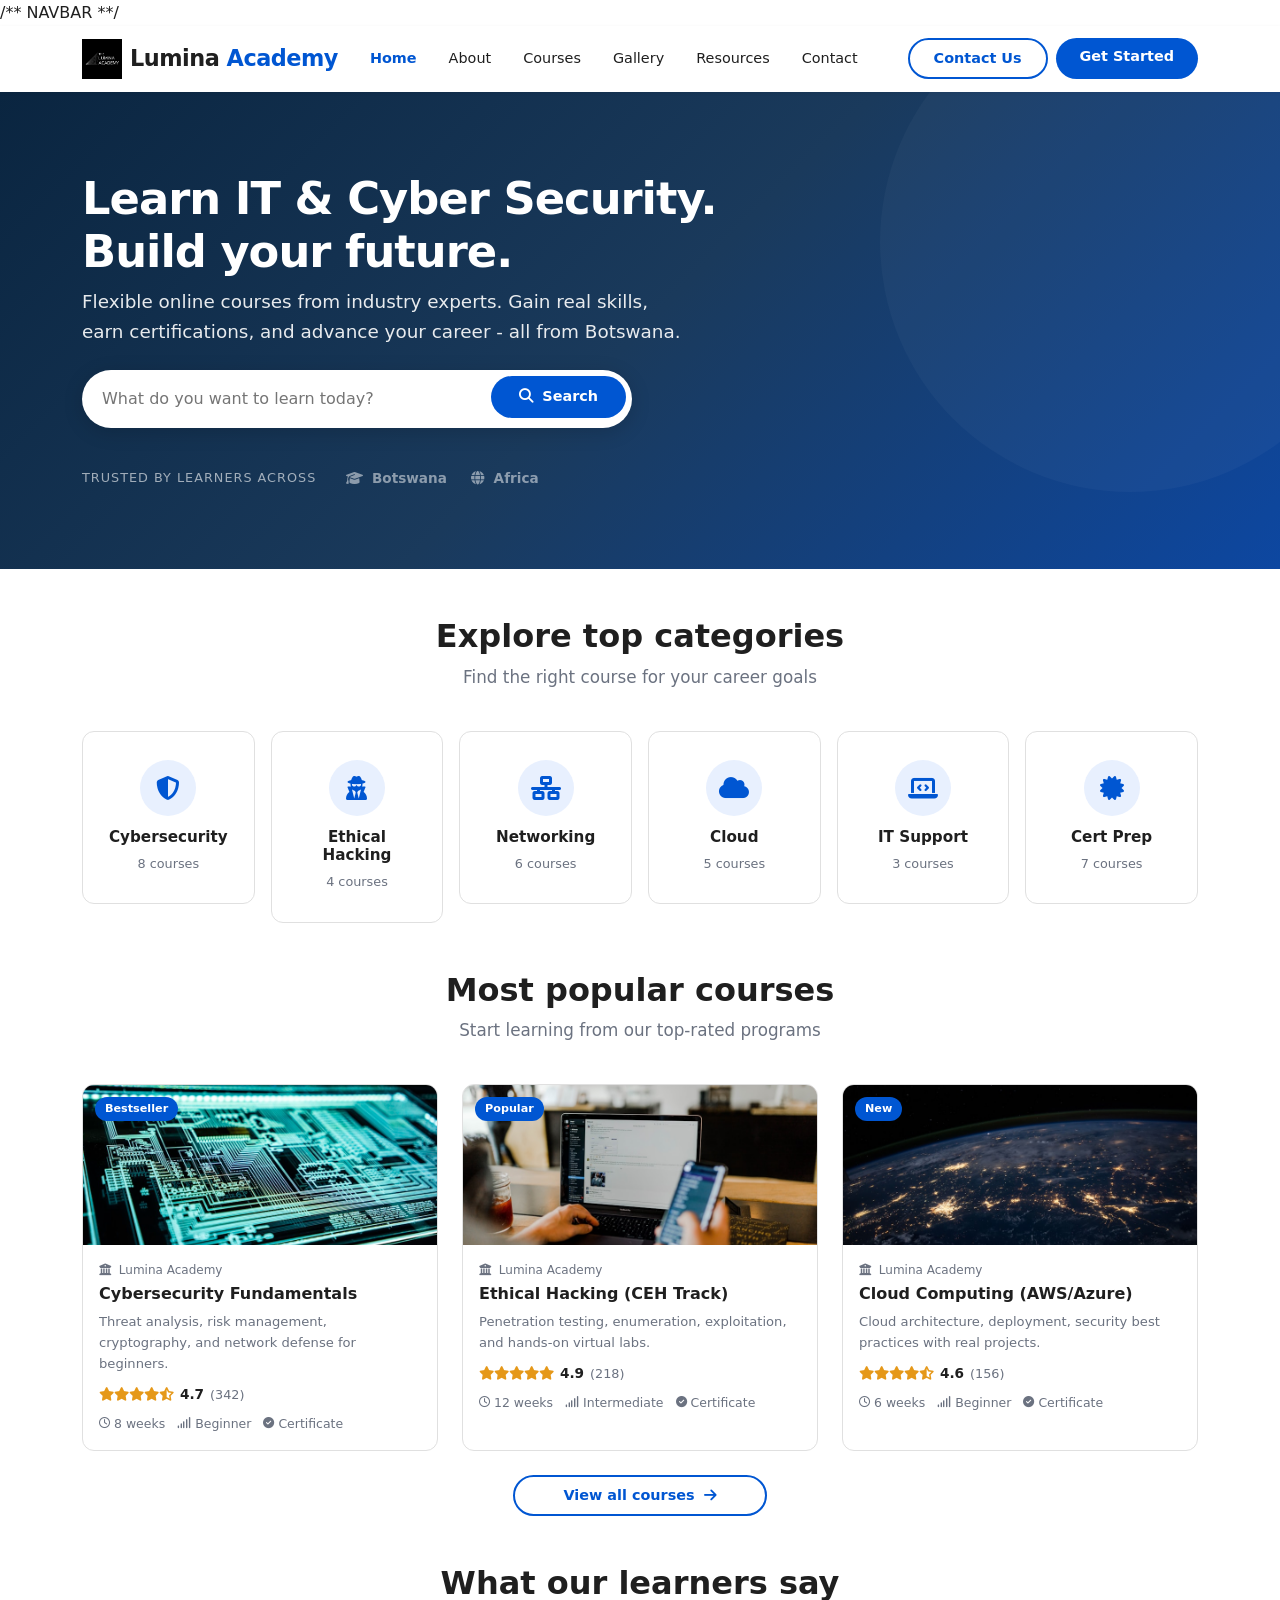
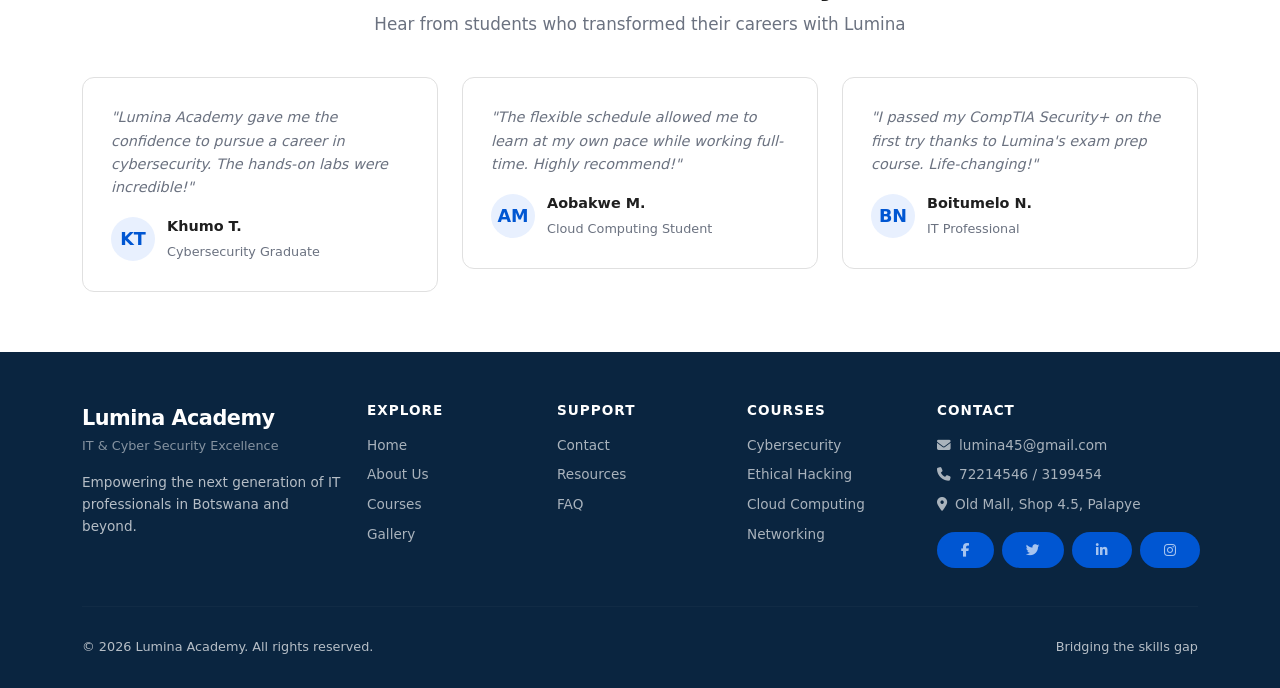
<file: index.html>
<!DOCTYPE html>
<html lang="en">
<head>
  <meta charset="UTF-8">
  <meta name="viewport" content="width=device-width, initial-scale=1.0">
  <title>Lumina Academy | Online IT & Cyber Security Courses</title>
  <link rel="icon" type="image/x-icon" href="images/logo.jpg">
  <link href="https://cdn.jsdelivr.net/npm/bootstrap@5.3.0/dist/css/bootstrap.min.css" rel="stylesheet">
  <link rel="stylesheet" href="https://cdnjs.cloudflare.com/ajax/libs/font-awesome/6.4.0/css/all.min.css">
  <link rel="stylesheet" href="style.css">
</head>
<body>

/** NAVBAR **/
<nav class="navbar navbar-expand-lg navbar-coursera sticky-top">
  <div class="container">
    <a class="navbar-brand d-flex align-items-center gap-2" href="index.html">
      <img src="images/logo.jpg" alt="Lumina">
      <span>Lumina <span style="color:var(--primary)">Academy</span></span>
    </a>
    <button class="navbar-toggler border-0" type="button" data-bs-toggle="collapse" data-bs-target="#navC">
      <span class="navbar-toggler-icon"></span>
    </button>
    <div class="collapse navbar-collapse" id="navC">
      <ul class="navbar-nav me-auto">
        <li class="nav-item"><a class="nav-link active" href="index.html">Home</a></li>
        <li class="nav-item"><a class="nav-link" href="about.html">About</a></li>
        <li class="nav-item"><a class="nav-link" href="courses.html">Courses</a></li>
        <li class="nav-item"><a class="nav-link" href="gallery.html">Gallery</a></li>
        <li class="nav-item"><a class="nav-link" href="resources.html">Resources</a></li>
        <li class="nav-item"><a class="nav-link" href="contact.html">Contact</a></li>
      </ul>
      <div class="d-flex gap-2">
        <a href="contact.html" class="btn btn-outline-coursera btn-sm">Contact Us</a>
        <a href="courses.html" class="btn btn-coursera btn-sm">Get Started</a>
      </div>
    </div>
  </div>
</nav>

<!-- HERO -->
<section class="hero-coursera">
  <div class="container position-relative">
    <div class="row align-items-center">
      <div class="col-lg-7">
        <h1>Learn IT & Cyber Security.<br>Build your future.</h1>
        <p>Flexible online courses from industry experts. Gain real skills, earn certifications, and advance your career - all from Botswana.</p>
        <div class="hero-search mt-4">
          <form action="courses.html" method="get">
            <input type="text" name="search" placeholder="What do you want to learn today?" aria-label="Search courses">
            <button class="btn btn-coursera" type="submit"><i class="fas fa-search me-1"></i> Search</button>
          </form>
        </div>
        <div class="hero-trust">
          <small>Trusted by learners across</small>
          <div class="logos">
            <span><i class="fas fa-graduation-cap me-1"></i> Botswana</span>
            <span><i class="fas fa-globe me-1"></i> Africa</span>
          </div>
        </div>
      </div>
    </div>
  </div>
</section>

<!-- CATEGORIES -->
<section class="container my-5">
  <div class="section-header">
    <h2>Explore top categories</h2>
    <p>Find the right course for your career goals</p>
  </div>
  <div class="row g-3">
    <div class="col-6 col-md-4 col-lg-2">
      <a href="courses.html" class="category-card">
        <div class="icon"><i class="fas fa-shield-alt"></i></div>
        <h6>Cybersecurity</h6>
        <small>8 courses</small>
      </a>
    </div>
    <div class="col-6 col-md-4 col-lg-2">
      <a href="courses.html" class="category-card">
        <div class="icon"><i class="fas fa-user-secret"></i></div>
        <h6>Ethical Hacking</h6>
        <small>4 courses</small>
      </a>
    </div>
    <div class="col-6 col-md-4 col-lg-2">
      <a href="courses.html" class="category-card">
        <div class="icon"><i class="fas fa-network-wired"></i></div>
        <h6>Networking</h6>
        <small>6 courses</small>
      </a>
    </div>
    <div class="col-6 col-md-4 col-lg-2">
      <a href="courses.html" class="category-card">
        <div class="icon"><i class="fas fa-cloud"></i></div>
        <h6>Cloud</h6>
        <small>5 courses</small>
      </a>
    </div>
    <div class="col-6 col-md-4 col-lg-2">
      <a href="courses.html" class="category-card">
        <div class="icon"><i class="fas fa-laptop-code"></i></div>
        <h6>IT Support</h6>
        <small>3 courses</small>
      </a>
    </div>
    <div class="col-6 col-md-4 col-lg-2">
      <a href="courses.html" class="category-card">
        <div class="icon"><i class="fas fa-certificate"></i></div>
        <h6>Cert Prep</h6>
        <small>7 courses</small>
      </a>
    </div>
  </div>
</section>

<!-- FEATURED COURSES -->
<section class="container my-5">
  <div class="section-header">
    <h2>Most popular courses</h2>
    <p>Start learning from our top-rated programs</p>
  </div>
  <div class="row g-4">
    <div class="col-md-6 col-lg-4">
      <div class="course-card-coursera">
        <div class="thumb">
          <img src="images/course-cyber.jpg" alt="Cybersecurity">
          <span class="badge-top">Bestseller</span>
        </div>
        <div class="body">
          <div class="partner"><i class="fas fa-university me-1"></i> Lumina Academy</div>
          <h5>Cybersecurity Fundamentals</h5>
          <p>Threat analysis, risk management, cryptography, and network defense for beginners.</p>
          <div class="rating">
            <span class="stars"><i class="fas fa-star"></i><i class="fas fa-star"></i><i class="fas fa-star"></i><i class="fas fa-star"></i><i class="fas fa-star-half-alt"></i></span>
            <span class="score">4.7</span>
            <span class="count">(342)</span>
          </div>
          <div class="meta">
            <span><i class="far fa-clock"></i> 8 weeks</span>
            <span><i class="fas fa-signal"></i> Beginner</span>
            <span><i class="fas fa-check-circle"></i> Certificate</span>
          </div>
        </div>
      </div>
    </div>
    <div class="col-md-6 col-lg-4">
      <div class="course-card-coursera">
        <div class="thumb">
          <img src="images/course-hacking.jpg" alt="Ethical Hacking">
          <span class="badge-top">Popular</span>
        </div>
        <div class="body">
          <div class="partner"><i class="fas fa-university me-1"></i> Lumina Academy</div>
          <h5>Ethical Hacking (CEH Track)</h5>
          <p>Penetration testing, enumeration, exploitation, and hands-on virtual labs.</p>
          <div class="rating">
            <span class="stars"><i class="fas fa-star"></i><i class="fas fa-star"></i><i class="fas fa-star"></i><i class="fas fa-star"></i><i class="fas fa-star"></i></span>
            <span class="score">4.9</span>
            <span class="count">(218)</span>
          </div>
          <div class="meta">
            <span><i class="far fa-clock"></i> 12 weeks</span>
            <span><i class="fas fa-signal"></i> Intermediate</span>
            <span><i class="fas fa-check-circle"></i> Certificate</span>
          </div>
        </div>
      </div>
    </div>
    <div class="col-md-6 col-lg-4">
      <div class="course-card-coursera">
        <div class="thumb">
          <img src="images/course-cloud.jpg" alt="Cloud Computing">
          <span class="badge-top">New</span>
        </div>
        <div class="body">
          <div class="partner"><i class="fas fa-university me-1"></i> Lumina Academy</div>
          <h5>Cloud Computing (AWS/Azure)</h5>
          <p>Cloud architecture, deployment, security best practices with real projects.</p>
          <div class="rating">
            <span class="stars"><i class="fas fa-star"></i><i class="fas fa-star"></i><i class="fas fa-star"></i><i class="fas fa-star"></i><i class="fas fa-star-half-alt"></i></span>
            <span class="score">4.6</span>
            <span class="count">(156)</span>
          </div>
          <div class="meta">
            <span><i class="far fa-clock"></i> 6 weeks</span>
            <span><i class="fas fa-signal"></i> Beginner</span>
            <span><i class="fas fa-check-circle"></i> Certificate</span>
          </div>
        </div>
      </div>
    </div>
  </div>
  <div class="text-center mt-4">
    <a href="courses.html" class="btn btn-outline-coursera px-5">View all courses <i class="fas fa-arrow-right ms-1"></i></a>
  </div>
</section>

<!-- TESTIMONIALS -->
<section class="container my-5">
  <div class="section-header">
    <h2>What our learners say</h2>
    <p>Hear from students who transformed their careers with Lumina</p>
  </div>
  <div class="row g-4">
    <div class="col-md-4">
      <div class="testimonial-card">
        <div class="quote">"Lumina Academy gave me the confidence to pursue a career in cybersecurity. The hands-on labs were incredible!"</div>
        <div class="author">
          <div class="avatar">KT</div>
          <div>
            <strong>Khumo T.</strong>
            <small>Cybersecurity Graduate</small>
          </div>
        </div>
      </div>
    </div>
    <div class="col-md-4">
      <div class="testimonial-card">
        <div class="quote">"The flexible schedule allowed me to learn at my own pace while working full-time. Highly recommend!"</div>
        <div class="author">
          <div class="avatar">AM</div>
          <div>
            <strong>Aobakwe M.</strong>
            <small>Cloud Computing Student</small>
          </div>
        </div>
      </div>
    </div>
    <div class="col-md-4">
      <div class="testimonial-card">
        <div class="quote">"I passed my CompTIA Security+ on the first try thanks to Lumina's exam prep course. Life-changing!"</div>
        <div class="author">
          <div class="avatar">BN</div>
          <div>
            <strong>Boitumelo N.</strong>
            <small>IT Professional</small>
          </div>
        </div>
      </div>
    </div>
  </div>
</section>

<!-- FOOTER -->
<footer class="footer-coursera">
  <div class="container">
    <div class="row g-4">
      <div class="col-lg-3">
        <div class="brand-footer">Lumina Academy <small>IT & Cyber Security Excellence</small></div>
        <p class="mt-3" style="font-size:0.85rem;">Empowering the next generation of IT professionals in Botswana and beyond.</p>
      </div>
      <div class="col-6 col-lg-2">
        <h6>Explore</h6>
        <a href="index.html">Home</a>
        <a href="about.html">About Us</a>
        <a href="courses.html">Courses</a>
        <a href="gallery.html">Gallery</a>
      </div>
      <div class="col-6 col-lg-2">
        <h6>Support</h6>
        <a href="contact.html">Contact</a>
        <a href="resources.html">Resources</a>
        <a href="about.html">FAQ</a>
      </div>
      <div class="col-6 col-lg-2">
        <h6>Courses</h6>
        <a href="courses.html">Cybersecurity</a>
        <a href="courses.html">Ethical Hacking</a>
        <a href="courses.html">Cloud Computing</a>
        <a href="courses.html">Networking</a>
      </div>
      <div class="col-6 col-lg-3">
        <h6>Contact</h6>
        <a href="#"><i class="fas fa-envelope me-2"></i>lumina45@gmail.com</a>
        <a href="#"><i class="fas fa-phone me-2"></i>72214546 / 3199454</a>
        <a href="#"><i class="fas fa-map-marker-alt me-2"></i>Old Mall, Shop 4.5, Palapye</a>
        <div class="mt-3 d-flex gap-2">
          <a href="#" class="btn btn-coursera btn-sm"><i class="fab fa-facebook-f"></i></a>
          <a href="#" class="btn btn-coursera btn-sm"><i class="fab fa-twitter"></i></a>
          <a href="#" class="btn btn-coursera btn-sm"><i class="fab fa-linkedin-in"></i></a>
          <a href="#" class="btn btn-coursera btn-sm"><i class="fab fa-instagram"></i></a>
        </div>
      </div>
    </div>
    <hr>
    <div class="bottom">
      <small>&copy; 2026 Lumina Academy. All rights reserved.</small>
      <small>Bridging the skills gap</small>
    </div>
  </div>
</footer>

<script src="https://cdn.jsdelivr.net/npm/bootstrap@5.3.0/dist/js/bootstrap.bundle.min.js"></script>
</body>
</html>
</file>
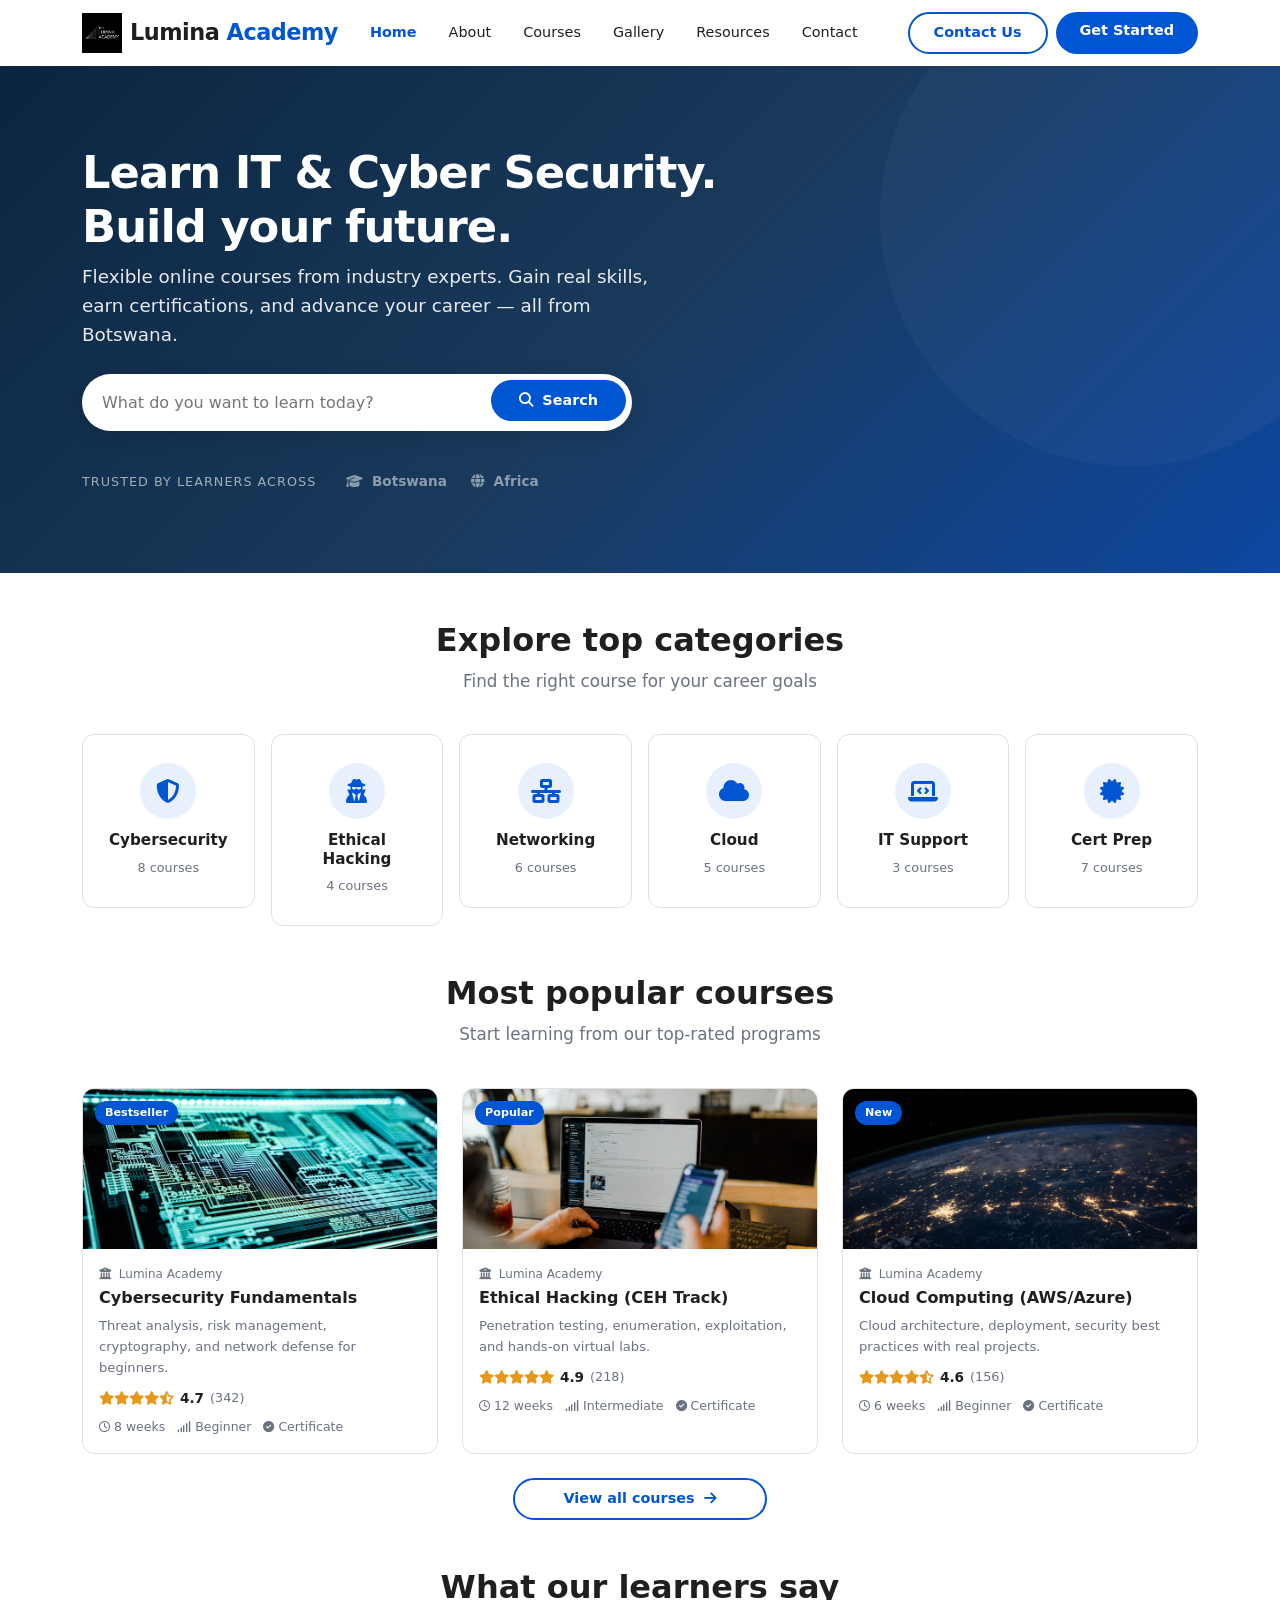
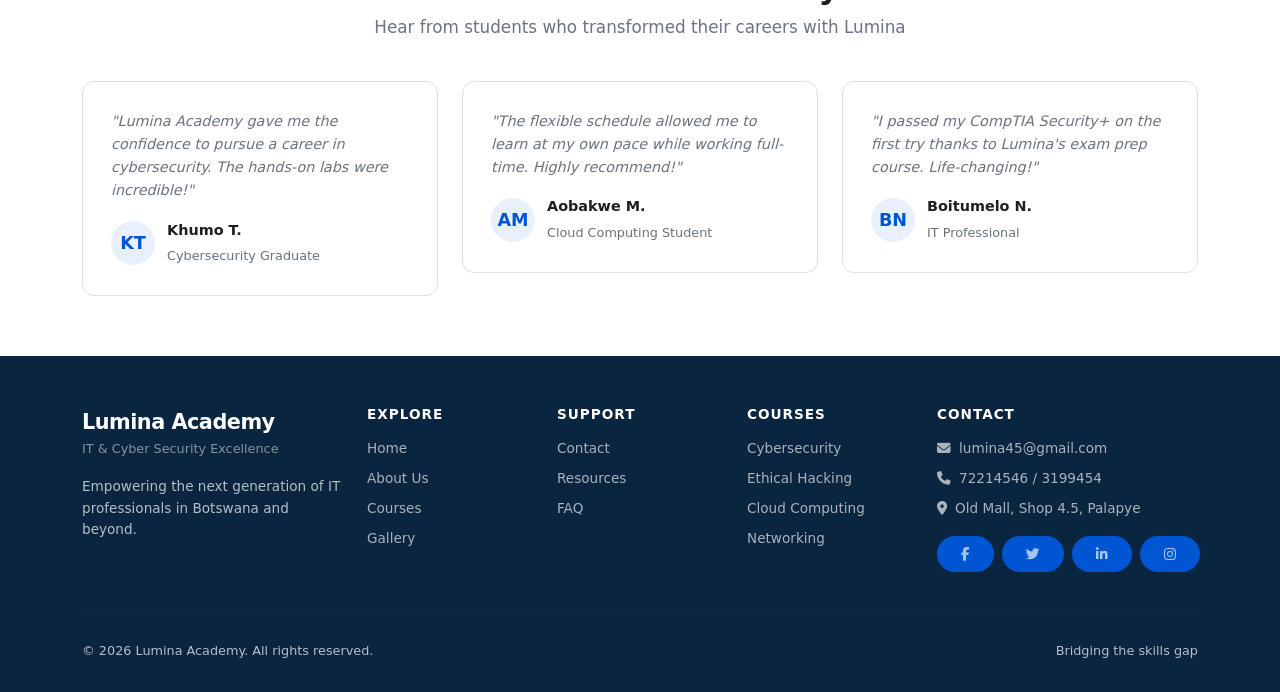
<file: Index.html>
<!DOCTYPE html>
<html lang="en">
<head>
  <meta charset="UTF-8">
  <meta name="viewport" content="width=device-width, initial-scale=1.0">
  <title>Lumina Academy | Online IT & Cyber Security Courses</title>
  <link rel="icon" type="image/x-icon" href="images/logo.jpg">
  <link href="https://cdn.jsdelivr.net/npm/bootstrap@5.3.0/dist/css/bootstrap.min.css" rel="stylesheet">
  <link rel="stylesheet" href="https://cdnjs.cloudflare.com/ajax/libs/font-awesome/6.4.0/css/all.min.css">
  <link rel="stylesheet" href="style.css">
</head>
<body>

<!-- NAVBAR -->
<nav class="navbar navbar-expand-lg navbar-coursera sticky-top">
  <div class="container">
    <a class="navbar-brand d-flex align-items-center gap-2" href="index.html">
      <img src="images/logo.jpg" alt="Lumina">
      <span>Lumina <span style="color:var(--primary)">Academy</span></span>
    </a>
    <button class="navbar-toggler border-0" type="button" data-bs-toggle="collapse" data-bs-target="#navC">
      <span class="navbar-toggler-icon"></span>
    </button>
    <div class="collapse navbar-collapse" id="navC">
      <ul class="navbar-nav me-auto">
        <li class="nav-item"><a class="nav-link active" href="index.html">Home</a></li>
        <li class="nav-item"><a class="nav-link" href="about.html">About</a></li>
        <li class="nav-item"><a class="nav-link" href="courses.html">Courses</a></li>
        <li class="nav-item"><a class="nav-link" href="gallery.html">Gallery</a></li>
        <li class="nav-item"><a class="nav-link" href="resources.html">Resources</a></li>
        <li class="nav-item"><a class="nav-link" href="contact.html">Contact</a></li>
      </ul>
      <div class="d-flex gap-2">
        <a href="contact.html" class="btn btn-outline-coursera btn-sm">Contact Us</a>
        <a href="courses.html" class="btn btn-coursera btn-sm">Get Started</a>
      </div>
    </div>
  </div>
</nav>

<!-- HERO -->
<section class="hero-coursera">
  <div class="container position-relative">
    <div class="row align-items-center">
      <div class="col-lg-7">
        <h1>Learn IT & Cyber Security.<br>Build your future.</h1>
        <p>Flexible online courses from industry experts. Gain real skills, earn certifications, and advance your career — all from Botswana.</p>
        <div class="hero-search mt-4">
          <form action="courses.html" method="get">
            <input type="text" name="search" placeholder="What do you want to learn today?" aria-label="Search courses">
            <button class="btn btn-coursera" type="submit"><i class="fas fa-search me-1"></i> Search</button>
          </form>
        </div>
        <div class="hero-trust">
          <small>Trusted by learners across</small>
          <div class="logos">
            <span><i class="fas fa-graduation-cap me-1"></i> Botswana</span>
            <span><i class="fas fa-globe me-1"></i> Africa</span>
          </div>
        </div>
      </div>
    </div>
  </div>
</section>

<!-- CATEGORIES -->
<section class="container my-5">
  <div class="section-header">
    <h2>Explore top categories</h2>
    <p>Find the right course for your career goals</p>
  </div>
  <div class="row g-3">
    <div class="col-6 col-md-4 col-lg-2">
      <a href="courses.html" class="category-card">
        <div class="icon"><i class="fas fa-shield-alt"></i></div>
        <h6>Cybersecurity</h6>
        <small>8 courses</small>
      </a>
    </div>
    <div class="col-6 col-md-4 col-lg-2">
      <a href="courses.html" class="category-card">
        <div class="icon"><i class="fas fa-user-secret"></i></div>
        <h6>Ethical Hacking</h6>
        <small>4 courses</small>
      </a>
    </div>
    <div class="col-6 col-md-4 col-lg-2">
      <a href="courses.html" class="category-card">
        <div class="icon"><i class="fas fa-network-wired"></i></div>
        <h6>Networking</h6>
        <small>6 courses</small>
      </a>
    </div>
    <div class="col-6 col-md-4 col-lg-2">
      <a href="courses.html" class="category-card">
        <div class="icon"><i class="fas fa-cloud"></i></div>
        <h6>Cloud</h6>
        <small>5 courses</small>
      </a>
    </div>
    <div class="col-6 col-md-4 col-lg-2">
      <a href="courses.html" class="category-card">
        <div class="icon"><i class="fas fa-laptop-code"></i></div>
        <h6>IT Support</h6>
        <small>3 courses</small>
      </a>
    </div>
    <div class="col-6 col-md-4 col-lg-2">
      <a href="courses.html" class="category-card">
        <div class="icon"><i class="fas fa-certificate"></i></div>
        <h6>Cert Prep</h6>
        <small>7 courses</small>
      </a>
    </div>
  </div>
</section>

<!-- FEATURED COURSES -->
<section class="container my-5">
  <div class="section-header">
    <h2>Most popular courses</h2>
    <p>Start learning from our top-rated programs</p>
  </div>
  <div class="row g-4">
    <div class="col-md-6 col-lg-4">
      <div class="course-card-coursera">
        <div class="thumb">
          <img src="images/course-cyber.jpg" alt="Cybersecurity">
          <span class="badge-top">Bestseller</span>
        </div>
        <div class="body">
          <div class="partner"><i class="fas fa-university me-1"></i> Lumina Academy</div>
          <h5>Cybersecurity Fundamentals</h5>
          <p>Threat analysis, risk management, cryptography, and network defense for beginners.</p>
          <div class="rating">
            <span class="stars"><i class="fas fa-star"></i><i class="fas fa-star"></i><i class="fas fa-star"></i><i class="fas fa-star"></i><i class="fas fa-star-half-alt"></i></span>
            <span class="score">4.7</span>
            <span class="count">(342)</span>
          </div>
          <div class="meta">
            <span><i class="far fa-clock"></i> 8 weeks</span>
            <span><i class="fas fa-signal"></i> Beginner</span>
            <span><i class="fas fa-check-circle"></i> Certificate</span>
          </div>
        </div>
      </div>
    </div>
    <div class="col-md-6 col-lg-4">
      <div class="course-card-coursera">
        <div class="thumb">
          <img src="images/course-hacking.jpg" alt="Ethical Hacking">
          <span class="badge-top">Popular</span>
        </div>
        <div class="body">
          <div class="partner"><i class="fas fa-university me-1"></i> Lumina Academy</div>
          <h5>Ethical Hacking (CEH Track)</h5>
          <p>Penetration testing, enumeration, exploitation, and hands-on virtual labs.</p>
          <div class="rating">
            <span class="stars"><i class="fas fa-star"></i><i class="fas fa-star"></i><i class="fas fa-star"></i><i class="fas fa-star"></i><i class="fas fa-star"></i></span>
            <span class="score">4.9</span>
            <span class="count">(218)</span>
          </div>
          <div class="meta">
            <span><i class="far fa-clock"></i> 12 weeks</span>
            <span><i class="fas fa-signal"></i> Intermediate</span>
            <span><i class="fas fa-check-circle"></i> Certificate</span>
          </div>
        </div>
      </div>
    </div>
    <div class="col-md-6 col-lg-4">
      <div class="course-card-coursera">
        <div class="thumb">
          <img src="images/course-cloud.jpg" alt="Cloud Computing">
          <span class="badge-top">New</span>
        </div>
        <div class="body">
          <div class="partner"><i class="fas fa-university me-1"></i> Lumina Academy</div>
          <h5>Cloud Computing (AWS/Azure)</h5>
          <p>Cloud architecture, deployment, security best practices with real projects.</p>
          <div class="rating">
            <span class="stars"><i class="fas fa-star"></i><i class="fas fa-star"></i><i class="fas fa-star"></i><i class="fas fa-star"></i><i class="fas fa-star-half-alt"></i></span>
            <span class="score">4.6</span>
            <span class="count">(156)</span>
          </div>
          <div class="meta">
            <span><i class="far fa-clock"></i> 6 weeks</span>
            <span><i class="fas fa-signal"></i> Beginner</span>
            <span><i class="fas fa-check-circle"></i> Certificate</span>
          </div>
        </div>
      </div>
    </div>
  </div>
  <div class="text-center mt-4">
    <a href="courses.html" class="btn btn-outline-coursera px-5">View all courses <i class="fas fa-arrow-right ms-1"></i></a>
  </div>
</section>

<!-- TESTIMONIALS -->
<section class="container my-5">
  <div class="section-header">
    <h2>What our learners say</h2>
    <p>Hear from students who transformed their careers with Lumina</p>
  </div>
  <div class="row g-4">
    <div class="col-md-4">
      <div class="testimonial-card">
        <div class="quote">"Lumina Academy gave me the confidence to pursue a career in cybersecurity. The hands-on labs were incredible!"</div>
        <div class="author">
          <div class="avatar">KT</div>
          <div>
            <strong>Khumo T.</strong>
            <small>Cybersecurity Graduate</small>
          </div>
        </div>
      </div>
    </div>
    <div class="col-md-4">
      <div class="testimonial-card">
        <div class="quote">"The flexible schedule allowed me to learn at my own pace while working full-time. Highly recommend!"</div>
        <div class="author">
          <div class="avatar">AM</div>
          <div>
            <strong>Aobakwe M.</strong>
            <small>Cloud Computing Student</small>
          </div>
        </div>
      </div>
    </div>
    <div class="col-md-4">
      <div class="testimonial-card">
        <div class="quote">"I passed my CompTIA Security+ on the first try thanks to Lumina's exam prep course. Life-changing!"</div>
        <div class="author">
          <div class="avatar">BN</div>
          <div>
            <strong>Boitumelo N.</strong>
            <small>IT Professional</small>
          </div>
        </div>
      </div>
    </div>
  </div>
</section>

<!-- FOOTER -->
<footer class="footer-coursera">
  <div class="container">
    <div class="row g-4">
      <div class="col-lg-3">
        <div class="brand-footer">Lumina Academy <small>IT & Cyber Security Excellence</small></div>
        <p class="mt-3" style="font-size:0.85rem;">Empowering the next generation of IT professionals in Botswana and beyond.</p>
      </div>
      <div class="col-6 col-lg-2">
        <h6>Explore</h6>
        <a href="index.html">Home</a>
        <a href="about.html">About Us</a>
        <a href="courses.html">Courses</a>
        <a href="gallery.html">Gallery</a>
      </div>
      <div class="col-6 col-lg-2">
        <h6>Support</h6>
        <a href="contact.html">Contact</a>
        <a href="resources.html">Resources</a>
        <a href="about.html">FAQ</a>
      </div>
      <div class="col-6 col-lg-2">
        <h6>Courses</h6>
        <a href="courses.html">Cybersecurity</a>
        <a href="courses.html">Ethical Hacking</a>
        <a href="courses.html">Cloud Computing</a>
        <a href="courses.html">Networking</a>
      </div>
      <div class="col-6 col-lg-3">
        <h6>Contact</h6>
        <a href="#"><i class="fas fa-envelope me-2"></i>lumina45@gmail.com</a>
        <a href="#"><i class="fas fa-phone me-2"></i>72214546 / 3199454</a>
        <a href="#"><i class="fas fa-map-marker-alt me-2"></i>Old Mall, Shop 4.5, Palapye</a>
        <div class="mt-3 d-flex gap-2">
          <a href="#" class="btn btn-coursera btn-sm"><i class="fab fa-facebook-f"></i></a>
          <a href="#" class="btn btn-coursera btn-sm"><i class="fab fa-twitter"></i></a>
          <a href="#" class="btn btn-coursera btn-sm"><i class="fab fa-linkedin-in"></i></a>
          <a href="#" class="btn btn-coursera btn-sm"><i class="fab fa-instagram"></i></a>
        </div>
      </div>
    </div>
    <hr>
    <div class="bottom">
      <small>&copy; 2026 Lumina Academy. All rights reserved.</small>
      <small>Bridging the skills gap</small>
    </div>
  </div>
</footer>

<script src="https://cdn.jsdelivr.net/npm/bootstrap@5.3.0/dist/js/bootstrap.bundle.min.js"></script>
</body>
</html>
</file>
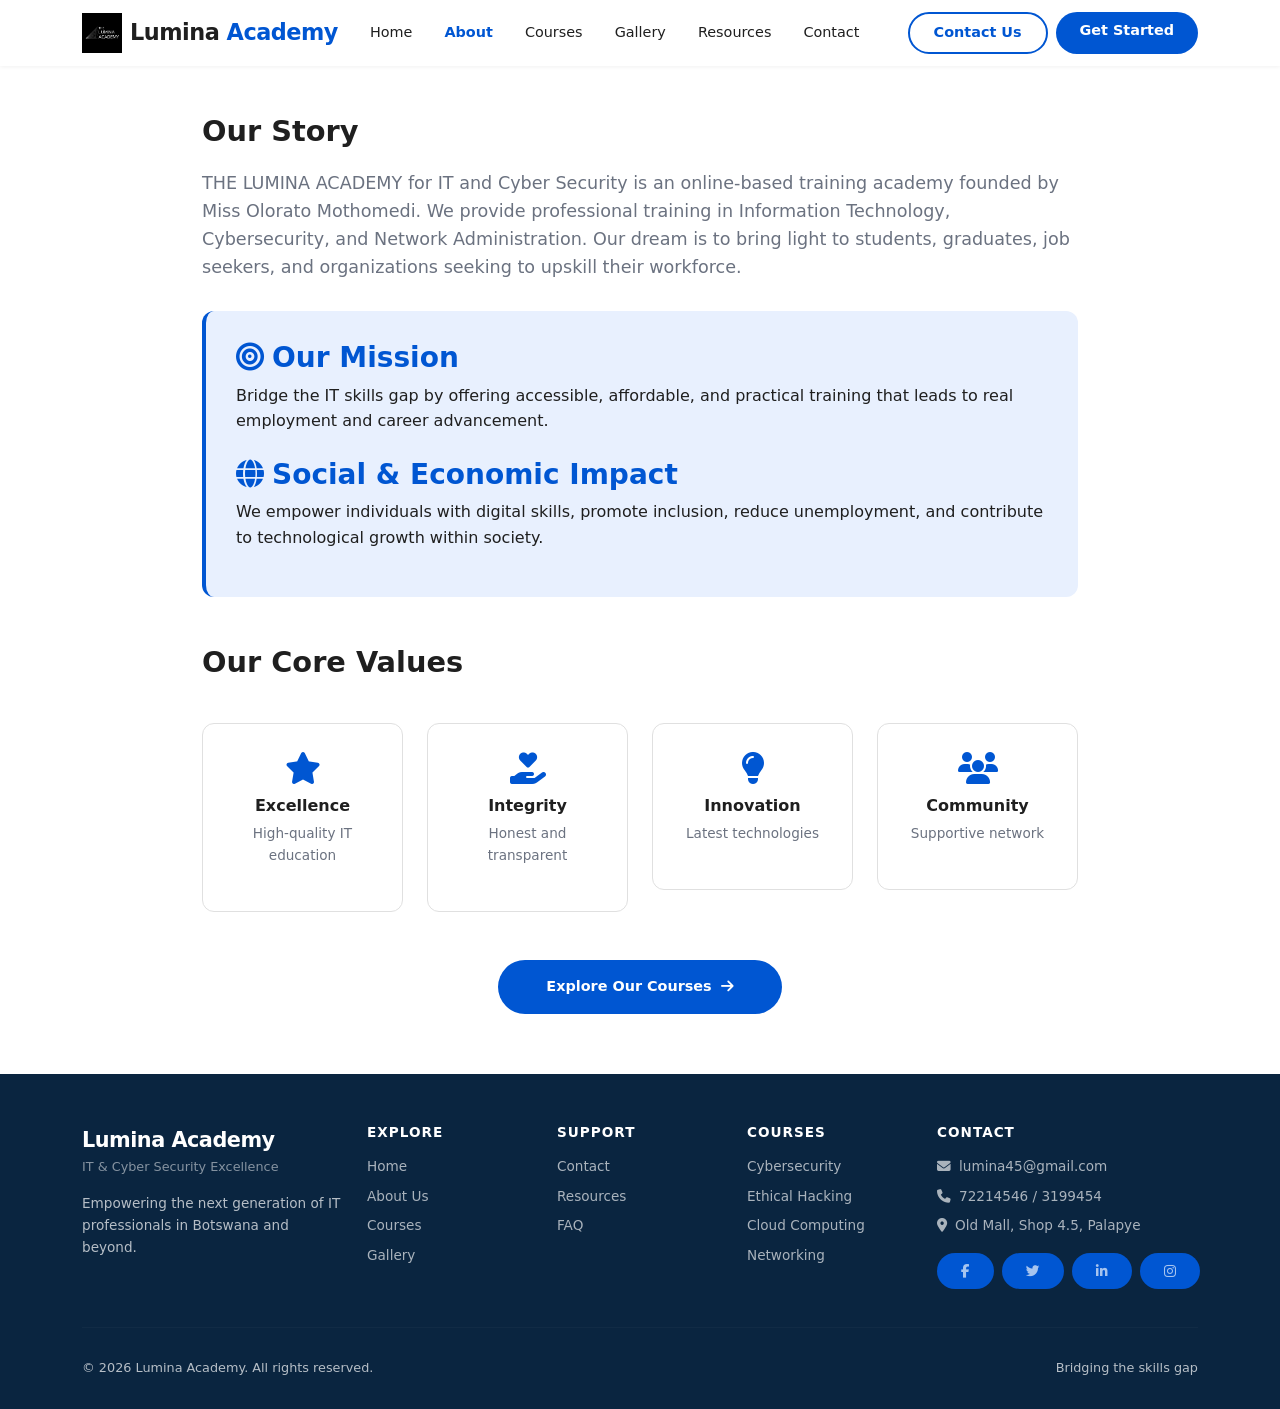
<file: about.html>
<!DOCTYPE html>
<html lang="en">
<head>
  <meta charset="UTF-8">
  <meta name="viewport" content="width=device-width, initial-scale=1.0">
  <title>About | Lumina Academy</title>
  <link rel="icon" type="image/x-icon" href="images/logo.jpg">
  <link href="https://cdn.jsdelivr.net/npm/bootstrap@5.3.0/dist/css/bootstrap.min.css" rel="stylesheet">
  <link rel="stylesheet" href="https://cdnjs.cloudflare.com/ajax/libs/font-awesome/6.4.0/css/all.min.css">
  <link rel="stylesheet" href="style.css">
</head>
<body>

<nav class="navbar navbar-expand-lg navbar-coursera sticky-top">
  <div class="container">
    <a class="navbar-brand d-flex align-items-center gap-2" href="index.html">
      <img src="images/logo.jpg" alt="Lumina">
      <span>Lumina <span style="color:var(--primary)">Academy</span></span>
    </a>
    <button class="navbar-toggler border-0" type="button" data-bs-toggle="collapse" data-bs-target="#navC">
      <span class="navbar-toggler-icon"></span>
    </button>
    <div class="collapse navbar-collapse" id="navC">
      <ul class="navbar-nav me-auto">
        <li class="nav-item"><a class="nav-link" href="index.html">Home</a></li>
        <li class="nav-item"><a class="nav-link active" href="about.html">About</a></li>
        <li class="nav-item"><a class="nav-link" href="courses.html">Courses</a></li>
        <li class="nav-item"><a class="nav-link" href="gallery.html">Gallery</a></li>
        <li class="nav-item"><a class="nav-link" href="resources.html">Resources</a></li>
        <li class="nav-item"><a class="nav-link" href="contact.html">Contact</a></li>
      </ul>
      <div class="d-flex gap-2">
        <a href="contact.html" class="btn btn-outline-coursera btn-sm">Contact Us</a>
        <a href="courses.html" class="btn btn-coursera btn-sm">Get Started</a>
      </div>
    </div>
  </div>
</nav>

<section class="container my-5 about-coursera">
  <h2>Our Story</h2>
  <p class="lead">THE LUMINA ACADEMY for IT and Cyber Security is an online-based training academy founded by <strong>Miss Olorato Mothomedi</strong>. We provide professional training in Information Technology, Cybersecurity, and Network Administration. Our dream is to bring light to students, graduates, job seekers, and organizations seeking to upskill their workforce.</p>

  <div class="mission-coursera">
    <h3><i class="fas fa-bullseye me-2"></i>Our Mission</h3>
    <p>Bridge the IT skills gap by offering accessible, affordable, and practical training that leads to real employment and career advancement.</p>
    <h3 class="mt-4"><i class="fas fa-globe me-2"></i>Social & Economic Impact</h3>
    <p>We empower individuals with digital skills, promote inclusion, reduce unemployment, and contribute to technological growth within society.</p>
  </div>

  <h2 class="mt-5">Our Core Values</h2>
  <div class="row g-4 mt-2">
    <div class="col-md-3 col-6">
      <div class="value-card-coursera">
        <i class="fas fa-star"></i>
        <h5>Excellence</h5>
        <p>High-quality IT education</p>
      </div>
    </div>
    <div class="col-md-3 col-6">
      <div class="value-card-coursera">
        <i class="fas fa-hand-holding-heart"></i>
        <h5>Integrity</h5>
        <p>Honest and transparent</p>
      </div>
    </div>
    <div class="col-md-3 col-6">
      <div class="value-card-coursera">
        <i class="fas fa-lightbulb"></i>
        <h5>Innovation</h5>
        <p>Latest technologies</p>
      </div>
    </div>
    <div class="col-md-3 col-6">
      <div class="value-card-coursera">
        <i class="fas fa-users"></i>
        <h5>Community</h5>
        <p>Supportive network</p>
      </div>
    </div>
  </div>

  <div class="text-center mt-5">
    <a href="courses.html" class="btn btn-coursera px-5 py-3">Explore Our Courses <i class="fas fa-arrow-right ms-1"></i></a>
  </div>
</section>

<footer class="footer-coursera">
  <div class="container">
    <div class="row g-4">
      <div class="col-lg-3">
        <div class="brand-footer">Lumina Academy <small>IT & Cyber Security Excellence</small></div>
        <p class="mt-3" style="font-size:0.85rem;">Empowering the next generation of IT professionals in Botswana and beyond.</p>
      </div>
      <div class="col-6 col-lg-2">
        <h6>Explore</h6>
        <a href="index.html">Home</a>
        <a href="about.html">About Us</a>
        <a href="courses.html">Courses</a>
        <a href="gallery.html">Gallery</a>
      </div>
      <div class="col-6 col-lg-2">
        <h6>Support</h6>
        <a href="contact.html">Contact</a>
        <a href="resources.html">Resources</a>
        <a href="about.html">FAQ</a>
      </div>
      <div class="col-6 col-lg-2">
        <h6>Courses</h6>
        <a href="courses.html">Cybersecurity</a>
        <a href="courses.html">Ethical Hacking</a>
        <a href="courses.html">Cloud Computing</a>
        <a href="courses.html">Networking</a>
      </div>
      <div class="col-6 col-lg-3">
        <h6>Contact</h6>
        <a href="#"><i class="fas fa-envelope me-2"></i>lumina45@gmail.com</a>
        <a href="#"><i class="fas fa-phone me-2"></i>72214546 / 3199454</a>
        <a href="#"><i class="fas fa-map-marker-alt me-2"></i>Old Mall, Shop 4.5, Palapye</a>
        <div class="mt-3 d-flex gap-2">
          <a href="#" class="btn btn-coursera btn-sm"><i class="fab fa-facebook-f"></i></a>
          <a href="#" class="btn btn-coursera btn-sm"><i class="fab fa-twitter"></i></a>
          <a href="#" class="btn btn-coursera btn-sm"><i class="fab fa-linkedin-in"></i></a>
          <a href="#" class="btn btn-coursera btn-sm"><i class="fab fa-instagram"></i></a>
        </div>
      </div>
    </div>
    <hr>
    <div class="bottom">
      <small>&copy; 2026 Lumina Academy. All rights reserved.</small>
      <small>Bridging the skills gap</small>
    </div>
  </div>
</footer>

<script src="https://cdn.jsdelivr.net/npm/bootstrap@5.3.0/dist/js/bootstrap.bundle.min.js"></script>
</body>
</html>
</file>
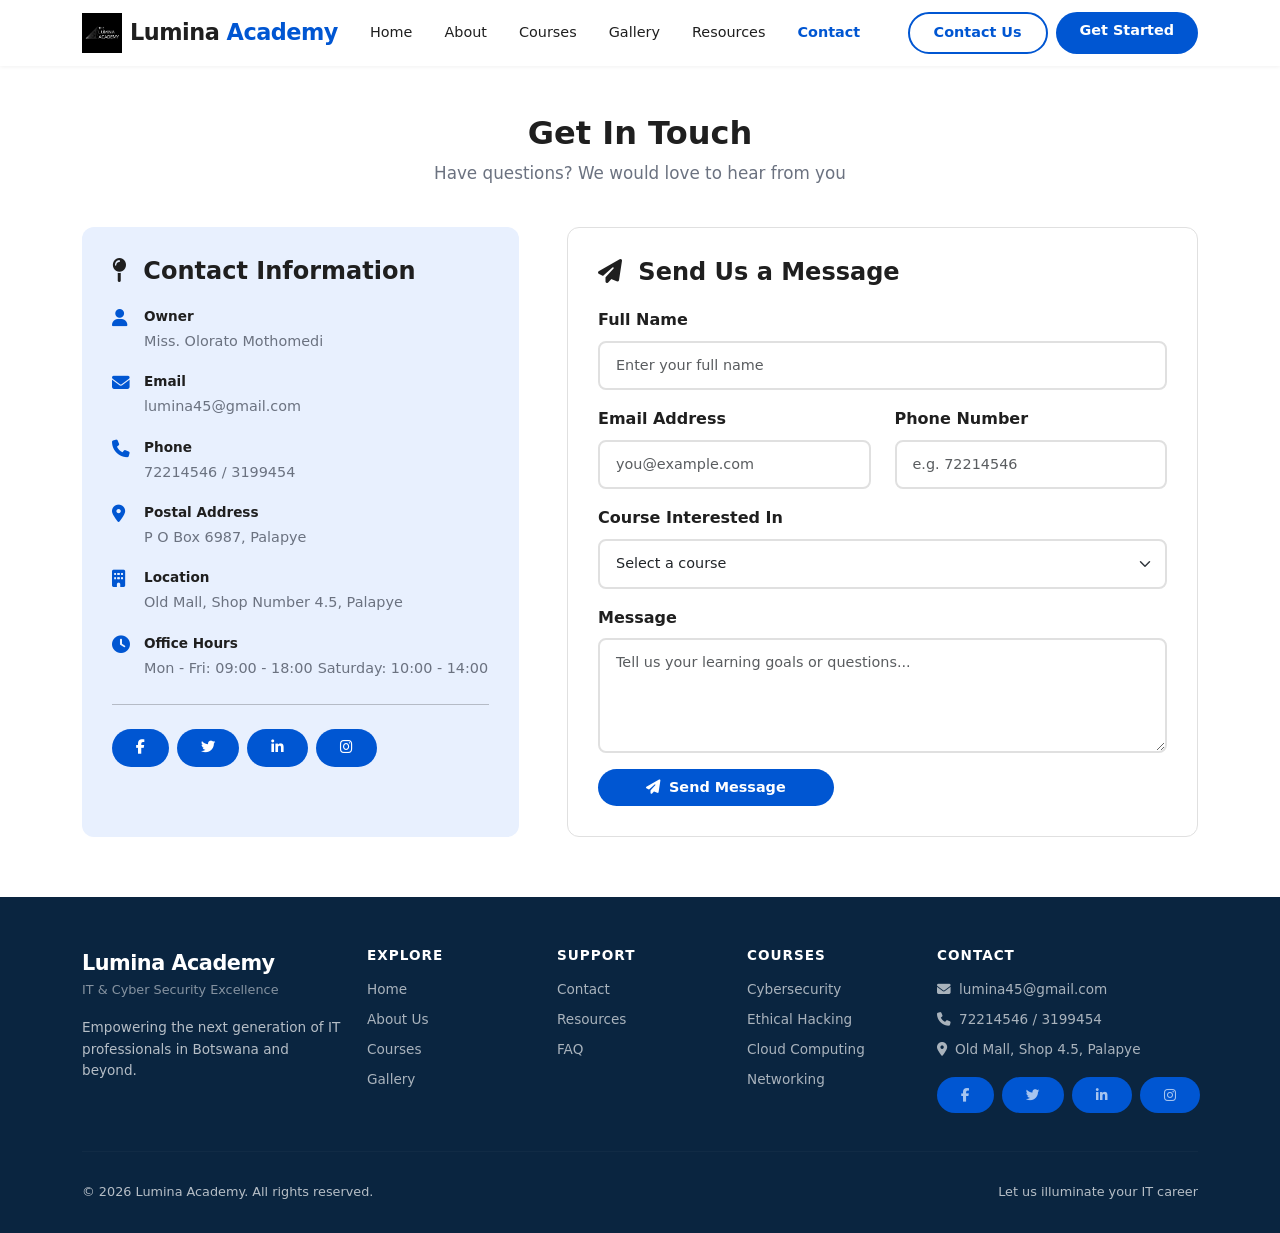
<file: contact.html>
<!DOCTYPE html>
<html lang="en">
<head>
  <meta charset="UTF-8">
  <meta name="viewport" content="width=device-width, initial-scale=1.0">
  <title>Contact | Lumina Academy</title>
  <link rel="icon" type="image/x-icon" href="images/logo.jpg">
  <link href="https://cdn.jsdelivr.net/npm/bootstrap@5.3.0/dist/css/bootstrap.min.css" rel="stylesheet">
  <link rel="stylesheet" href="https://cdnjs.cloudflare.com/ajax/libs/font-awesome/6.4.0/css/all.min.css">
  <link rel="stylesheet" href="style.css">
</head>
<body>

<nav class="navbar navbar-expand-lg navbar-coursera sticky-top">
  <div class="container">
    <a class="navbar-brand d-flex align-items-center gap-2" href="index.html">
      <img src="images/logo.jpg" alt="Lumina">
      <span>Lumina <span style="color:var(--primary)">Academy</span></span>
    </a>
    <button class="navbar-toggler border-0" type="button" data-bs-toggle="collapse" data-bs-target="#navC">
      <span class="navbar-toggler-icon"></span>
    </button>
    <div class="collapse navbar-collapse" id="navC">
      <ul class="navbar-nav me-auto">
        <li class="nav-item"><a class="nav-link" href="index.html">Home</a></li>
        <li class="nav-item"><a class="nav-link" href="about.html">About</a></li>
        <li class="nav-item"><a class="nav-link" href="courses.html">Courses</a></li>
        <li class="nav-item"><a class="nav-link" href="gallery.html">Gallery</a></li>
        <li class="nav-item"><a class="nav-link" href="resources.html">Resources</a></li>
        <li class="nav-item"><a class="nav-link active" href="contact.html">Contact</a></li>
      </ul>
      <div class="d-flex gap-2">
        <a href="contact.html" class="btn btn-outline-coursera btn-sm">Contact Us</a>
        <a href="courses.html" class="btn btn-coursera btn-sm">Get Started</a>
      </div>
    </div>
  </div>
</nav>

<section class="container my-5">
  <div class="section-header">
    <h2>Get In Touch</h2>
    <p>Have questions? We would love to hear from you</p>
  </div>

  <div class="row g-5 contact-coursera">
    <div class="col-lg-5">
      <div class="info-card">
        <h4><i class="fas fa-map-pin me-2"></i> Contact Information</h4>
        <div class="info-item">
          <i class="fas fa-user"></i>
          <div><strong>Owner</strong><span>Miss. Olorato Mothomedi</span></div>
        </div>
        <div class="info-item">
          <i class="fas fa-envelope"></i>
          <div><strong>Email</strong><span>lumina45@gmail.com</span></div>
        </div>
        <div class="info-item">
          <i class="fas fa-phone"></i>
          <div><strong>Phone</strong><span>72214546 / 3199454</span></div>
        </div>
        <div class="info-item">
          <i class="fas fa-map-marker-alt"></i>
          <div><strong>Postal Address</strong><span>P O Box 6987, Palapye</span></div>
        </div>
        <div class="info-item">
          <i class="fas fa-building"></i>
          <div><strong>Location</strong><span>Old Mall, Shop Number 4.5, Palapye</span></div>
        </div>
        <div class="info-item">
          <i class="fas fa-clock"></i>
          <div>
            <strong>Office Hours</strong>
            <span>Mon - Fri: 09:00 - 18:00</span>
            <span>Saturday: 10:00 - 14:00</span>
          </div>
        </div>
        <hr class="my-4">
        <div class="d-flex gap-2">
          <a href="#" class="btn btn-coursera btn-sm"><i class="fab fa-facebook-f"></i></a>
          <a href="#" class="btn btn-coursera btn-sm"><i class="fab fa-twitter"></i></a>
          <a href="#" class="btn btn-coursera btn-sm"><i class="fab fa-linkedin-in"></i></a>
          <a href="#" class="btn btn-coursera btn-sm"><i class="fab fa-instagram"></i></a>
        </div>
      </div>
    </div>

    <div class="col-lg-7">
      <div class="form-card">
        <h4><i class="fas fa-paper-plane me-2"></i> Send Us a Message</h4>
        <form id="contactForm" onsubmit="return validateForm()">
          <div class="mb-3">
            <label class="form-label fw-semibold">Full Name</label>
            <input type="text" id="fullName" class="form-control" placeholder="Enter your full name" required>
            <div id="nameError" class="text-danger small mt-1 d-none">Only letters and spaces are allowed.</div>
          </div>
          <div class="row mb-3">
            <div class="col-md-6">
              <label class="form-label fw-semibold">Email Address</label>
              <input type="email" id="email" class="form-control" placeholder="you@example.com" required>
            </div>
            <div class="col-md-6">
              <label class="form-label fw-semibold">Phone Number</label>
              <input type="tel" id="phone" class="form-control" placeholder="e.g. 72214546" inputmode="numeric">
            </div>
          </div>
          <div class="mb-3">
            <label class="form-label fw-semibold">Course Interested In</label>
            <select id="course" class="form-select" required>
              <option value="">Select a course</option>
              <option>Cybersecurity Fundamentals</option>
              <option>Ethical Hacking (CEH Track)</option>
              <option>Network Administration & CCNA</option>
              <option>Cloud Computing (AWS/Azure)</option>
              <option>IT Support Fundamentals</option>
              <option>CompTIA Security+ Prep</option>
            </select>
            <div id="courseError" class="text-danger small mt-1 d-none">Please select a course.</div>
          </div>
          <div class="mb-3">
            <label class="form-label fw-semibold">Message</label>
            <textarea id="message" class="form-control" rows="4" placeholder="Tell us your learning goals or questions..." required></textarea>
          </div>
          <button type="submit" class="btn btn-coursera px-5 py-2"><i class="fas fa-paper-plane me-1"></i> Send Message</button>
          <div id="successMsg" class="alert alert-success mt-3 d-none">
            <i class="fas fa-check-circle me-1"></i> Message sent successfully! We'll get back to you soon.
          </div>
        </form>
      </div>
    </div>
  </div>
</section>

<footer class="footer-coursera">
  <div class="container">
    <div class="row g-4">
      <div class="col-lg-3">
        <div class="brand-footer">Lumina Academy <small>IT & Cyber Security Excellence</small></div>
        <p class="mt-3" style="font-size:0.85rem;">Empowering the next generation of IT professionals in Botswana and beyond.</p>
      </div>
      <div class="col-6 col-lg-2">
        <h6>Explore</h6>
        <a href="index.html">Home</a>
        <a href="about.html">About Us</a>
        <a href="courses.html">Courses</a>
        <a href="gallery.html">Gallery</a>
      </div>
      <div class="col-6 col-lg-2">
        <h6>Support</h6>
        <a href="contact.html">Contact</a>
        <a href="resources.html">Resources</a>
        <a href="about.html">FAQ</a>
      </div>
      <div class="col-6 col-lg-2">
        <h6>Courses</h6>
        <a href="courses.html">Cybersecurity</a>
        <a href="courses.html">Ethical Hacking</a>
        <a href="courses.html">Cloud Computing</a>
        <a href="courses.html">Networking</a>
      </div>
      <div class="col-6 col-lg-3">
        <h6>Contact</h6>
        <a href="#"><i class="fas fa-envelope me-2"></i>lumina45@gmail.com</a>
        <a href="#"><i class="fas fa-phone me-2"></i>72214546 / 3199454</a>
        <a href="#"><i class="fas fa-map-marker-alt me-2"></i>Old Mall, Shop 4.5, Palapye</a>
        <div class="mt-3 d-flex gap-2">
          <a href="#" class="btn btn-coursera btn-sm"><i class="fab fa-facebook-f"></i></a>
          <a href="#" class="btn btn-coursera btn-sm"><i class="fab fa-twitter"></i></a>
          <a href="#" class="btn btn-coursera btn-sm"><i class="fab fa-linkedin-in"></i></a>
          <a href="#" class="btn btn-coursera btn-sm"><i class="fab fa-instagram"></i></a>
        </div>
      </div>
    </div>
    <hr>
    <div class="bottom">
      <small>&copy; 2026 Lumina Academy. All rights reserved.</small>
      <small>Let us illuminate your IT career</small>
    </div>
  </div>
</footer>

<script>
function validateForm() {
  const nameInput = document.getElementById('fullName');
  const nameError = document.getElementById('nameError');
  const nameRegex = /^[A-Za-z\s]+$/;
  if (!nameRegex.test(nameInput.value.trim())) {
    nameError.classList.remove('d-none');
    nameInput.classList.add('is-invalid');
    return false;
  }
  nameError.classList.add('d-none');
  nameInput.classList.remove('is-invalid');

  const course = document.getElementById('course');
  const courseError = document.getElementById('courseError');
  if (course.value === '') {
    courseError.classList.remove('d-none');
    course.classList.add('is-invalid');
    return false;
  }
  courseError.classList.add('d-none');
  course.classList.remove('is-invalid');

  document.getElementById('successMsg').classList.remove('d-none');
  document.getElementById('contactForm').reset();
  setTimeout(() => document.getElementById('successMsg').classList.add('d-none'), 5000);
  return false;
}
document.getElementById('fullName').addEventListener('input', function() {
  this.value = this.value.replace(/[^A-Za-z\s]/g, '');
});
document.getElementById('phone').addEventListener('input', function() {
  this.value = this.value.replace(/[^0-9+]/g, '');
});
</script>
<script src="https://cdn.jsdelivr.net/npm/bootstrap@5.3.0/dist/js/bootstrap.bundle.min.js"></script>
</body>
</html>
</file>
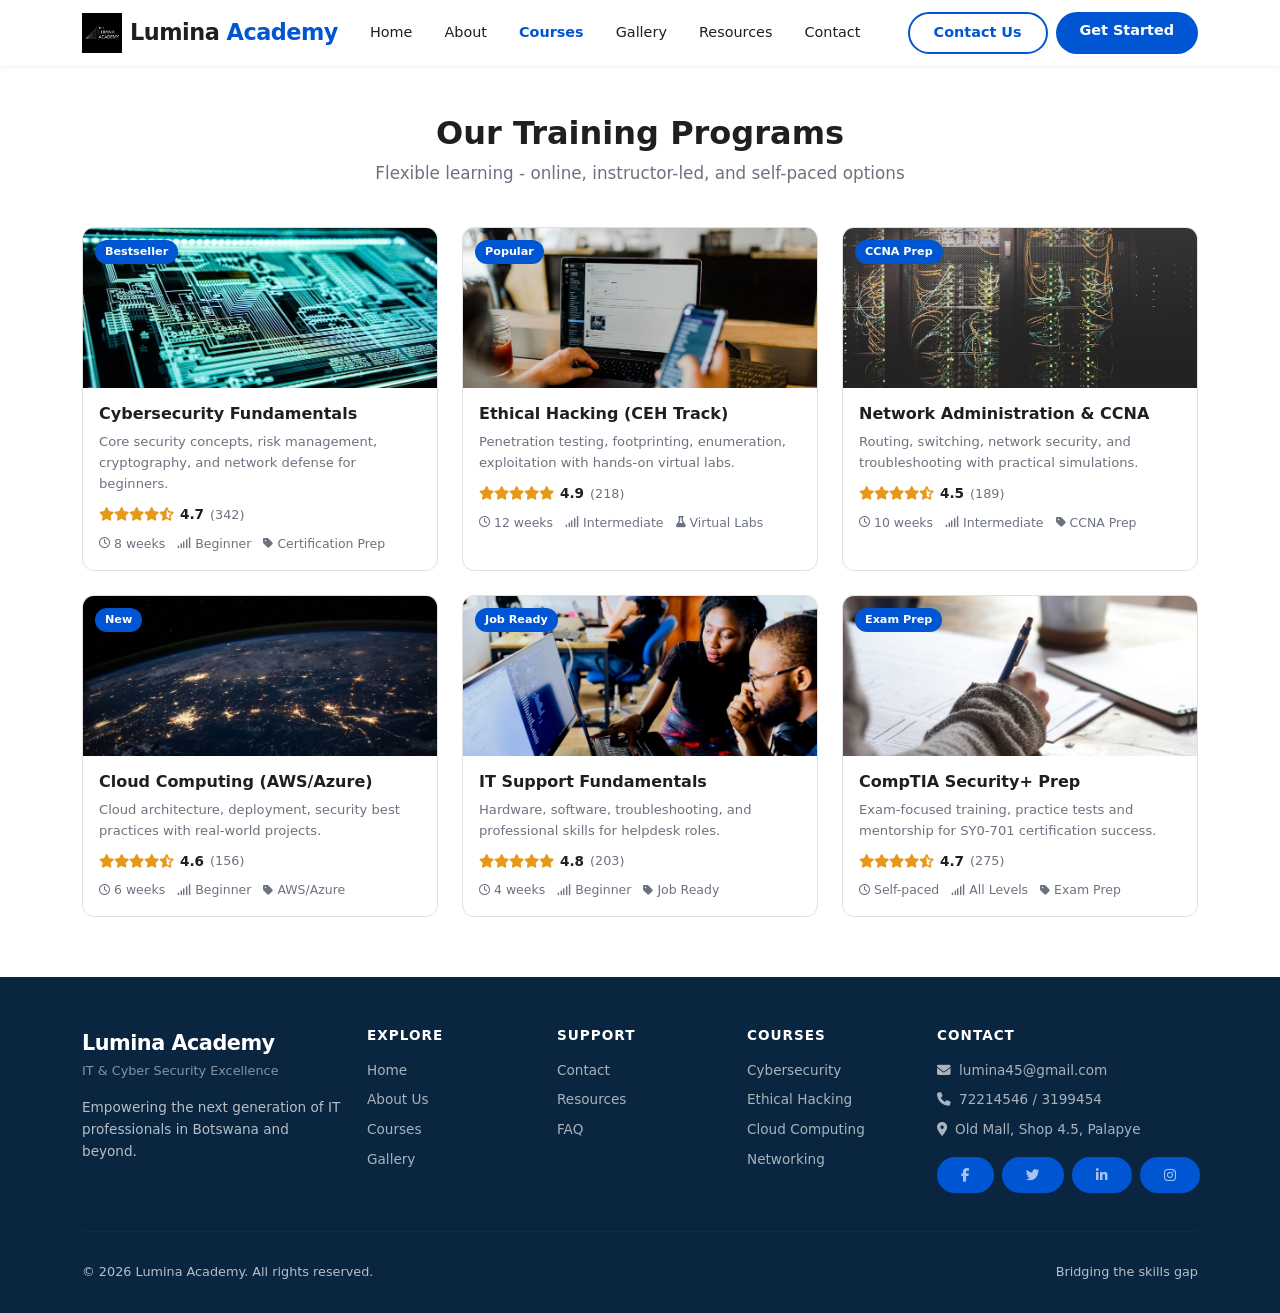
<file: courses.html>
<!DOCTYPE html>
<html lang="en">
<head>
  <meta charset="UTF-8">
  <meta name="viewport" content="width=device-width, initial-scale=1.0">
  <title>Courses | Lumina Academy</title>
  <link rel="icon" type="image/x-icon" href="images/logo.jpg">
  <link href="https://cdn.jsdelivr.net/npm/bootstrap@5.3.0/dist/css/bootstrap.min.css" rel="stylesheet">
  <link rel="stylesheet" href="https://cdnjs.cloudflare.com/ajax/libs/font-awesome/6.4.0/css/all.min.css">
  <link rel="stylesheet" href="style.css">
</head>
<body>

<nav class="navbar navbar-expand-lg navbar-coursera sticky-top">
  <div class="container">
    <a class="navbar-brand d-flex align-items-center gap-2" href="index.html">
      <img src="images/logo.jpg" alt="Lumina">
      <span>Lumina <span style="color:var(--primary)">Academy</span></span>
    </a>
    <button class="navbar-toggler border-0" type="button" data-bs-toggle="collapse" data-bs-target="#navC">
      <span class="navbar-toggler-icon"></span>
    </button>
    <div class="collapse navbar-collapse" id="navC">
      <ul class="navbar-nav me-auto">
        <li class="nav-item"><a class="nav-link" href="index.html">Home</a></li>
        <li class="nav-item"><a class="nav-link" href="about.html">About</a></li>
        <li class="nav-item"><a class="nav-link active" href="courses.html">Courses</a></li>
        <li class="nav-item"><a class="nav-link" href="gallery.html">Gallery</a></li>
        <li class="nav-item"><a class="nav-link" href="resources.html">Resources</a></li>
        <li class="nav-item"><a class="nav-link" href="contact.html">Contact</a></li>
      </ul>
      <div class="d-flex gap-2">
        <a href="contact.html" class="btn btn-outline-coursera btn-sm">Contact Us</a>
        <a href="courses.html" class="btn btn-coursera btn-sm">Get Started</a>
      </div>
    </div>
  </div>
</nav>

<section class="container my-5">
  <div class="section-header">
    <h2>Our Training Programs</h2>
    <p>Flexible learning - online, instructor-led, and self-paced options</p>
  </div>

  <div class="row g-4">
    <div class="col-lg-4 col-md-6">
      <div class="course-card-coursera">
        <div class="thumb">
          <img src="images/course-cyber.jpg" alt="Cybersecurity">
          <span class="badge-top">Bestseller</span>
        </div>
        <div class="body">
          <h5>Cybersecurity Fundamentals</h5>
          <p>Core security concepts, risk management, cryptography, and network defense for beginners.</p>
          <div class="rating">
            <span class="stars"><i class="fas fa-star"></i><i class="fas fa-star"></i><i class="fas fa-star"></i><i class="fas fa-star"></i><i class="fas fa-star-half-alt"></i></span>
            <span class="score">4.7</span>
            <span class="count">(342)</span>
          </div>
          <div class="meta">
            <span><i class="far fa-clock"></i> 8 weeks</span>
            <span><i class="fas fa-signal"></i> Beginner</span>
            <span><i class="fas fa-tag"></i> Certification Prep</span>
          </div>
        </div>
      </div>
    </div>
    <div class="col-lg-4 col-md-6">
      <div class="course-card-coursera">
        <div class="thumb">
          <img src="images/course-hacking.jpg" alt="Ethical Hacking">
          <span class="badge-top">Popular</span>
        </div>
        <div class="body">
          <h5>Ethical Hacking (CEH Track)</h5>
          <p>Penetration testing, footprinting, enumeration, exploitation with hands-on virtual labs.</p>
          <div class="rating">
            <span class="stars"><i class="fas fa-star"></i><i class="fas fa-star"></i><i class="fas fa-star"></i><i class="fas fa-star"></i><i class="fas fa-star"></i></span>
            <span class="score">4.9</span>
            <span class="count">(218)</span>
          </div>
          <div class="meta">
            <span><i class="far fa-clock"></i> 12 weeks</span>
            <span><i class="fas fa-signal"></i> Intermediate</span>
            <span><i class="fas fa-flask"></i> Virtual Labs</span>
          </div>
        </div>
      </div>
    </div>
    <div class="col-lg-4 col-md-6">
      <div class="course-card-coursera">
        <div class="thumb">
          <img src="images/course-network.jpg" alt="Network Administration">
          <span class="badge-top">CCNA Prep</span>
        </div>
        <div class="body">
          <h5>Network Administration & CCNA</h5>
          <p>Routing, switching, network security, and troubleshooting with practical simulations.</p>
          <div class="rating">
            <span class="stars"><i class="fas fa-star"></i><i class="fas fa-star"></i><i class="fas fa-star"></i><i class="fas fa-star"></i><i class="fas fa-star-half-alt"></i></span>
            <span class="score">4.5</span>
            <span class="count">(189)</span>
          </div>
          <div class="meta">
            <span><i class="far fa-clock"></i> 10 weeks</span>
            <span><i class="fas fa-signal"></i> Intermediate</span>
            <span><i class="fas fa-tag"></i> CCNA Prep</span>
          </div>
        </div>
      </div>
    </div>
    <div class="col-lg-4 col-md-6">
      <div class="course-card-coursera">
        <div class="thumb">
          <img src="images/course-cloud.jpg" alt="Cloud Computing">
          <span class="badge-top">New</span>
        </div>
        <div class="body">
          <h5>Cloud Computing (AWS/Azure)</h5>
          <p>Cloud architecture, deployment, security best practices with real-world projects.</p>
          <div class="rating">
            <span class="stars"><i class="fas fa-star"></i><i class="fas fa-star"></i><i class="fas fa-star"></i><i class="fas fa-star"></i><i class="fas fa-star-half-alt"></i></span>
            <span class="score">4.6</span>
            <span class="count">(156)</span>
          </div>
          <div class="meta">
            <span><i class="far fa-clock"></i> 6 weeks</span>
            <span><i class="fas fa-signal"></i> Beginner</span>
            <span><i class="fas fa-tag"></i> AWS/Azure</span>
          </div>
        </div>
      </div>
    </div>
    <div class="col-lg-4 col-md-6">
      <div class="course-card-coursera">
        <div class="thumb">
          <img src="images/course-it.jpg" alt="IT Support">
          <span class="badge-top">Job Ready</span>
        </div>
        <div class="body">
          <h5>IT Support Fundamentals</h5>
          <p>Hardware, software, troubleshooting, and professional skills for helpdesk roles.</p>
          <div class="rating">
            <span class="stars"><i class="fas fa-star"></i><i class="fas fa-star"></i><i class="fas fa-star"></i><i class="fas fa-star"></i><i class="fas fa-star"></i></span>
            <span class="score">4.8</span>
            <span class="count">(203)</span>
          </div>
          <div class="meta">
            <span><i class="far fa-clock"></i> 4 weeks</span>
            <span><i class="fas fa-signal"></i> Beginner</span>
            <span><i class="fas fa-tag"></i> Job Ready</span>
          </div>
        </div>
      </div>
    </div>
    <div class="col-lg-4 col-md-6">
      <div class="course-card-coursera">
        <div class="thumb">
          <img src="images/course-comptia.jpg" alt="CompTIA Security+">
          <span class="badge-top">Exam Prep</span>
        </div>
        <div class="body">
          <h5>CompTIA Security+ Prep</h5>
          <p>Exam-focused training, practice tests and mentorship for SY0-701 certification success.</p>
          <div class="rating">
            <span class="stars"><i class="fas fa-star"></i><i class="fas fa-star"></i><i class="fas fa-star"></i><i class="fas fa-star"></i><i class="fas fa-star-half-alt"></i></span>
            <span class="score">4.7</span>
            <span class="count">(275)</span>
          </div>
          <div class="meta">
            <span><i class="far fa-clock"></i> Self-paced</span>
            <span><i class="fas fa-signal"></i> All Levels</span>
            <span><i class="fas fa-tag"></i> Exam Prep</span>
          </div>
        </div>
      </div>
    </div>
  </div>
</section>

<footer class="footer-coursera">
  <div class="container">
    <div class="row g-4">
      <div class="col-lg-3">
        <div class="brand-footer">Lumina Academy <small>IT & Cyber Security Excellence</small></div>
        <p class="mt-3" style="font-size:0.85rem;">Empowering the next generation of IT professionals in Botswana and beyond.</p>
      </div>
      <div class="col-6 col-lg-2">
        <h6>Explore</h6>
        <a href="index.html">Home</a>
        <a href="about.html">About Us</a>
        <a href="courses.html">Courses</a>
        <a href="gallery.html">Gallery</a>
      </div>
      <div class="col-6 col-lg-2">
        <h6>Support</h6>
        <a href="contact.html">Contact</a>
        <a href="resources.html">Resources</a>
        <a href="about.html">FAQ</a>
      </div>
      <div class="col-6 col-lg-2">
        <h6>Courses</h6>
        <a href="courses.html">Cybersecurity</a>
        <a href="courses.html">Ethical Hacking</a>
        <a href="courses.html">Cloud Computing</a>
        <a href="courses.html">Networking</a>
      </div>
      <div class="col-6 col-lg-3">
        <h6>Contact</h6>
        <a href="#"><i class="fas fa-envelope me-2"></i>lumina45@gmail.com</a>
        <a href="#"><i class="fas fa-phone me-2"></i>72214546 / 3199454</a>
        <a href="#"><i class="fas fa-map-marker-alt me-2"></i>Old Mall, Shop 4.5, Palapye</a>
        <div class="mt-3 d-flex gap-2">
          <a href="#" class="btn btn-coursera btn-sm"><i class="fab fa-facebook-f"></i></a>
          <a href="#" class="btn btn-coursera btn-sm"><i class="fab fa-twitter"></i></a>
          <a href="#" class="btn btn-coursera btn-sm"><i class="fab fa-linkedin-in"></i></a>
          <a href="#" class="btn btn-coursera btn-sm"><i class="fab fa-instagram"></i></a>
        </div>
      </div>
    </div>
    <hr>
    <div class="bottom">
      <small>&copy; 2026 Lumina Academy. All rights reserved.</small>
      <small>Bridging the skills gap</small>
    </div>
  </div>
</footer>

<script src="https://cdn.jsdelivr.net/npm/bootstrap@5.3.0/dist/js/bootstrap.bundle.min.js"></script>
</body>
</html>
</file>
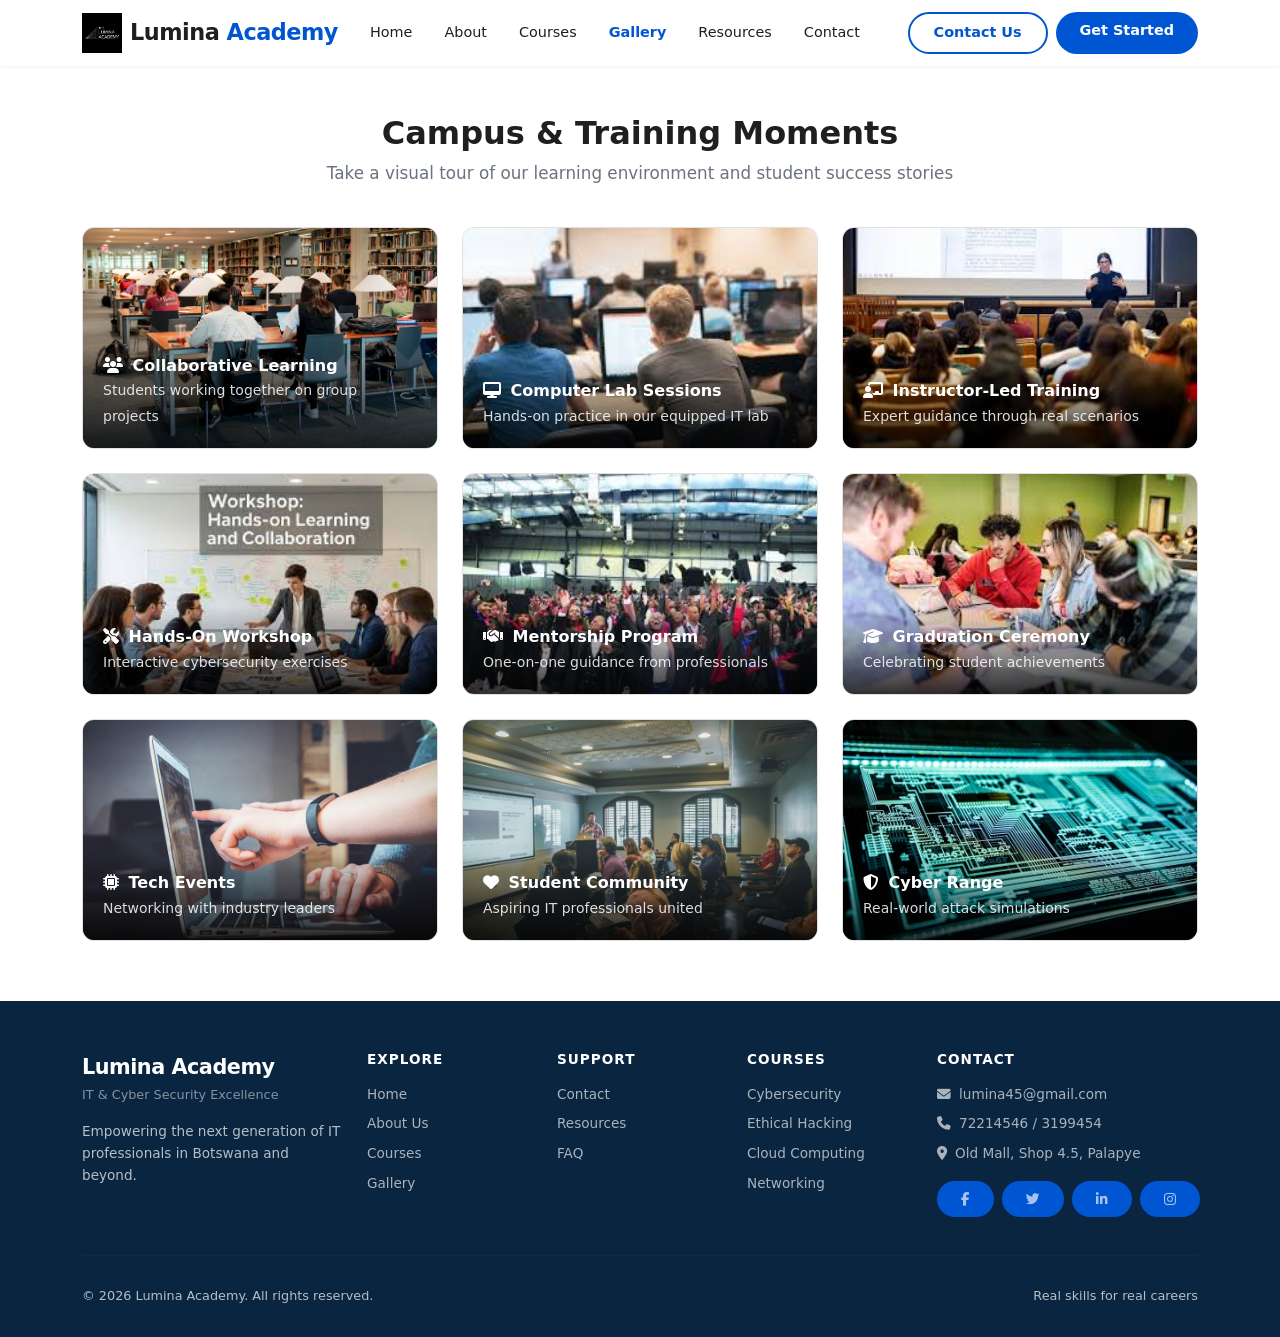
<file: gallery.html>
<!DOCTYPE html>
<html lang="en">
<head>
  <meta charset="UTF-8">
  <meta name="viewport" content="width=device-width, initial-scale=1.0">
  <title>Gallery | Lumina Academy</title>
  <link rel="icon" type="image/x-icon" href="images/logo.jpg">
  <link href="https://cdn.jsdelivr.net/npm/bootstrap@5.3.0/dist/css/bootstrap.min.css" rel="stylesheet">
  <link rel="stylesheet" href="https://cdnjs.cloudflare.com/ajax/libs/font-awesome/6.4.0/css/all.min.css">
  <link rel="stylesheet" href="style.css">
</head>
<body>

<nav class="navbar navbar-expand-lg navbar-coursera sticky-top">
  <div class="container">
    <a class="navbar-brand d-flex align-items-center gap-2" href="index.html">
      <img src="images/logo.jpg" alt="Lumina">
      <span>Lumina <span style="color:var(--primary)">Academy</span></span>
    </a>
    <button class="navbar-toggler border-0" type="button" data-bs-toggle="collapse" data-bs-target="#navC">
      <span class="navbar-toggler-icon"></span>
    </button>
    <div class="collapse navbar-collapse" id="navC">
      <ul class="navbar-nav me-auto">
        <li class="nav-item"><a class="nav-link" href="index.html">Home</a></li>
        <li class="nav-item"><a class="nav-link" href="about.html">About</a></li>
        <li class="nav-item"><a class="nav-link" href="courses.html">Courses</a></li>
        <li class="nav-item"><a class="nav-link active" href="gallery.html">Gallery</a></li>
        <li class="nav-item"><a class="nav-link" href="resources.html">Resources</a></li>
        <li class="nav-item"><a class="nav-link" href="contact.html">Contact</a></li>
      </ul>
      <div class="d-flex gap-2">
        <a href="contact.html" class="btn btn-outline-coursera btn-sm">Contact Us</a>
        <a href="courses.html" class="btn btn-coursera btn-sm">Get Started</a>
      </div>
    </div>
  </div>
</nav>

<section class="container my-5">
  <div class="section-header">
    <h2>Campus & Training Moments</h2>
    <p>Take a visual tour of our learning environment and student success stories</p>
  </div>

  <div class="row g-4 gallery-coursera">
    <div class="col-lg-4 col-md-6">
      <div class="item">
        <img src="images/image1.jpg" alt="Collaborative Learning">
        <div class="overlay">
          <h6><i class="fas fa-users me-1"></i> Collaborative Learning</h6>
          <small>Students working together on group projects</small>
        </div>
      </div>
    </div>
    <div class="col-lg-4 col-md-6">
      <div class="item">
        <img src="images/image2.jpg" alt="Computer Lab">
        <div class="overlay">
          <h6><i class="fas fa-desktop me-1"></i> Computer Lab Sessions</h6>
          <small>Hands-on practice in our equipped IT lab</small>
        </div>
      </div>
    </div>
    <div class="col-lg-4 col-md-6">
      <div class="item">
        <img src="images/image3.jpg" alt="Instructor Training">
        <div class="overlay">
          <h6><i class="fas fa-chalkboard-teacher me-1"></i> Instructor-Led Training</h6>
          <small>Expert guidance through real scenarios</small>
        </div>
      </div>
    </div>
    <div class="col-lg-4 col-md-6">
      <div class="item">
        <img src="images/image4.jpg" alt="Workshop">
        <div class="overlay">
          <h6><i class="fas fa-tools me-1"></i> Hands-On Workshop</h6>
          <small>Interactive cybersecurity exercises</small>
        </div>
      </div>
    </div>
    <div class="col-lg-4 col-md-6">
      <div class="item">
        <img src="images/image5.jpg" alt="Mentorship">
        <div class="overlay">
          <h6><i class="fas fa-handshake me-1"></i> Mentorship Program</h6>
          <small>One-on-one guidance from professionals</small>
        </div>
      </div>
    </div>
    <div class="col-lg-4 col-md-6">
      <div class="item">
        <img src="images/image6.jpg" alt="Graduation">
        <div class="overlay">
          <h6><i class="fas fa-graduation-cap me-1"></i> Graduation Ceremony</h6>
          <small>Celebrating student achievements</small>
        </div>
      </div>
    </div>
    <div class="col-lg-4 col-md-6">
      <div class="item">
        <img src="images/gallery-tech.jpg" alt="Tech Event">
        <div class="overlay">
          <h6><i class="fas fa-microchip me-1"></i> Tech Events</h6>
          <small>Networking with industry leaders</small>
        </div>
      </div>
    </div>
    <div class="col-lg-4 col-md-6">
      <div class="item">
        <img src="images/gallery-students.jpg" alt="Student Community">
        <div class="overlay">
          <h6><i class="fas fa-heart me-1"></i> Student Community</h6>
          <small>Aspiring IT professionals united</small>
        </div>
      </div>
    </div>
    <div class="col-lg-4 col-md-6">
      <div class="item">
        <img src="images/course-cyber.jpg" alt="Cyber Lab">
        <div class="overlay">
          <h6><i class="fas fa-shield-alt me-1"></i> Cyber Range</h6>
          <small>Real-world attack simulations</small>
        </div>
      </div>
    </div>
  </div>
</section>

<footer class="footer-coursera">
  <div class="container">
    <div class="row g-4">
      <div class="col-lg-3">
        <div class="brand-footer">Lumina Academy <small>IT & Cyber Security Excellence</small></div>
        <p class="mt-3" style="font-size:0.85rem;">Empowering the next generation of IT professionals in Botswana and beyond.</p>
      </div>
      <div class="col-6 col-lg-2">
        <h6>Explore</h6>
        <a href="index.html">Home</a>
        <a href="about.html">About Us</a>
        <a href="courses.html">Courses</a>
        <a href="gallery.html">Gallery</a>
      </div>
      <div class="col-6 col-lg-2">
        <h6>Support</h6>
        <a href="contact.html">Contact</a>
        <a href="resources.html">Resources</a>
        <a href="about.html">FAQ</a>
      </div>
      <div class="col-6 col-lg-2">
        <h6>Courses</h6>
        <a href="courses.html">Cybersecurity</a>
        <a href="courses.html">Ethical Hacking</a>
        <a href="courses.html">Cloud Computing</a>
        <a href="courses.html">Networking</a>
      </div>
      <div class="col-6 col-lg-3">
        <h6>Contact</h6>
        <a href="#"><i class="fas fa-envelope me-2"></i>lumina45@gmail.com</a>
        <a href="#"><i class="fas fa-phone me-2"></i>72214546 / 3199454</a>
        <a href="#"><i class="fas fa-map-marker-alt me-2"></i>Old Mall, Shop 4.5, Palapye</a>
        <div class="mt-3 d-flex gap-2">
          <a href="#" class="btn btn-coursera btn-sm"><i class="fab fa-facebook-f"></i></a>
          <a href="#" class="btn btn-coursera btn-sm"><i class="fab fa-twitter"></i></a>
          <a href="#" class="btn btn-coursera btn-sm"><i class="fab fa-linkedin-in"></i></a>
          <a href="#" class="btn btn-coursera btn-sm"><i class="fab fa-instagram"></i></a>
        </div>
      </div>
    </div>
    <hr>
    <div class="bottom">
      <small>&copy; 2026 Lumina Academy. All rights reserved.</small>
      <small>Real skills for real careers</small>
    </div>
  </div>
</footer>

<script src="https://cdn.jsdelivr.net/npm/bootstrap@5.3.0/dist/js/bootstrap.bundle.min.js"></script>
</body>
</html>
</file>
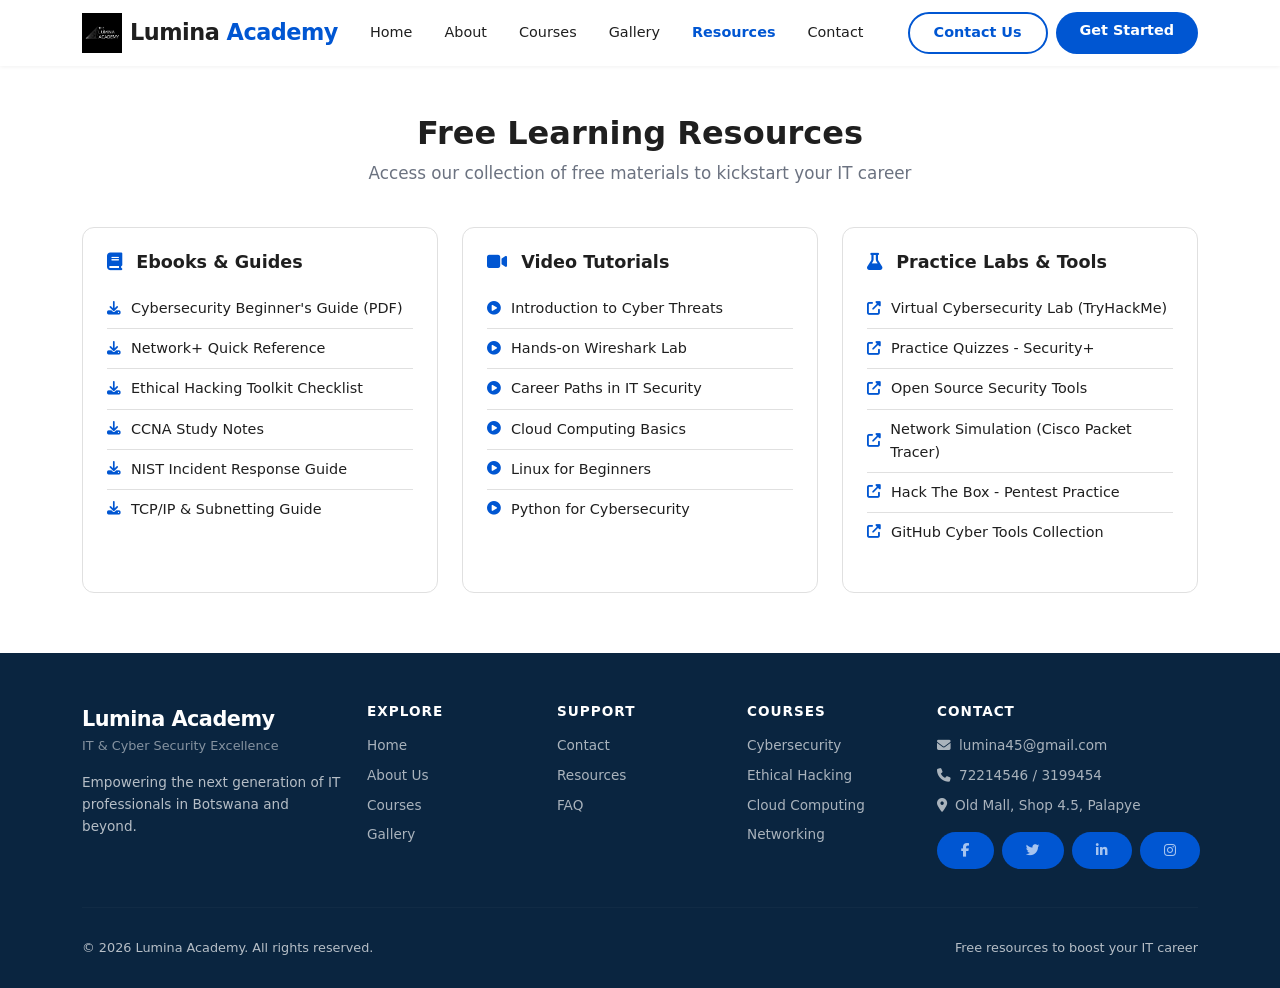
<file: resources.html>
<!DOCTYPE html>
<html lang="en">
<head>
  <meta charset="UTF-8">
  <meta name="viewport" content="width=device-width, initial-scale=1.0">
  <title>Resources | Lumina Academy</title>
  <link rel="icon" type="image/x-icon" href="images/logo.jpg">
  <link href="https://cdn.jsdelivr.net/npm/bootstrap@5.3.0/dist/css/bootstrap.min.css" rel="stylesheet">
  <link rel="stylesheet" href="https://cdnjs.cloudflare.com/ajax/libs/font-awesome/6.4.0/css/all.min.css">
  <link rel="stylesheet" href="style.css">
</head>
<body>

<nav class="navbar navbar-expand-lg navbar-coursera sticky-top">
  <div class="container">
    <a class="navbar-brand d-flex align-items-center gap-2" href="index.html">
      <img src="images/logo.jpg" alt="Lumina">
      <span>Lumina <span style="color:var(--primary)">Academy</span></span>
    </a>
    <button class="navbar-toggler border-0" type="button" data-bs-toggle="collapse" data-bs-target="#navC">
      <span class="navbar-toggler-icon"></span>
    </button>
    <div class="collapse navbar-collapse" id="navC">
      <ul class="navbar-nav me-auto">
        <li class="nav-item"><a class="nav-link" href="index.html">Home</a></li>
        <li class="nav-item"><a class="nav-link" href="about.html">About</a></li>
        <li class="nav-item"><a class="nav-link" href="courses.html">Courses</a></li>
        <li class="nav-item"><a class="nav-link" href="gallery.html">Gallery</a></li>
        <li class="nav-item"><a class="nav-link active" href="resources.html">Resources</a></li>
        <li class="nav-item"><a class="nav-link" href="contact.html">Contact</a></li>
      </ul>
      <div class="d-flex gap-2">
        <a href="contact.html" class="btn btn-outline-coursera btn-sm">Contact Us</a>
        <a href="courses.html" class="btn btn-coursera btn-sm">Get Started</a>
      </div>
    </div>
  </div>
</nav>

<section class="container my-5">
  <div class="section-header">
    <h2>Free Learning Resources</h2>
    <p>Access our collection of free materials to kickstart your IT career</p>
  </div>

  <div class="row g-4">
    <div class="col-md-4">
      <div class="resource-card-coursera">
        <h4><i class="fas fa-book"></i> Ebooks & Guides</h4>
        <ul>
          <li><a href="https://www.jre-training.com/WebSecurity/Cybersecurity.pdf" target="_blank"><i class="fas fa-download"></i>Cybersecurity Beginner's Guide (PDF)</a></li>
          <li><a href="https://vintageapple.org/macbooks/pdf/Networking_A_Beginners_Guide_2000.pdf" target="_blank"><i class="fas fa-download"></i>Network+ Quick Reference</a></li>
          <li><a href="https://www.scribd.com/document/786367999/Hacker-Toolkit-v-2" target="_blank"><i class="fas fa-download"></i>Ethical Hacking Toolkit Checklist</a></li>
          <li><a href="https://www.scribd.com/document/757642397/Cisco-Ccna-200-301-Study-Guide-2024" target="_blank"><i class="fas fa-download"></i>CCNA Study Notes</a></li>
          <li><a href="https://csrc.nist.gov/publications/detail/sp/800-61/rev-2/final" target="_blank"><i class="fas fa-download"></i>NIST Incident Response Guide</a></li>
          <li><a href="https://docs.microsoft.com/en-us/troubleshoot/windows-client/networking/tcpip-addressing-and-subnetting" target="_blank"><i class="fas fa-download"></i>TCP/IP & Subnetting Guide</a></li>
        </ul>
      </div>
    </div>
    <div class="col-md-4">
      <div class="resource-card-coursera">
        <h4><i class="fas fa-video"></i> Video Tutorials</h4>
        <ul>
          <li><a href="https://www.youtube.com/watch?v=agnDpN961xU" target="_blank"><i class="fas fa-play-circle"></i>Introduction to Cyber Threats</a></li>
          <li><a href="https://www.youtube.com/watch?v=qTaOZrDnMzQ&t=47s" target="_blank"><i class="fas fa-play-circle"></i>Hands-on Wireshark Lab</a></li>
          <li><a href="https://www.youtube.com/watch?v=jvOIGU6pF2o" target="_blank"><i class="fas fa-play-circle"></i>Career Paths in IT Security</a></li>
          <li><a href="https://www.youtube.com/watch?v=M988_fsOSWo" target="_blank"><i class="fas fa-play-circle"></i>Cloud Computing Basics</a></li>
          <li><a href="https://www.youtube.com/watch?v=3Kq1MIfTWCE" target="_blank"><i class="fas fa-play-circle"></i>Linux for Beginners</a></li>
          <li><a href="https://www.youtube.com/watch?v=H1qyf9N5FqI" target="_blank"><i class="fas fa-play-circle"></i>Python for Cybersecurity</a></li>
        </ul>
      </div>
    </div>
    <div class="col-md-4">
      <div class="resource-card-coursera">
        <h4><i class="fas fa-flask"></i> Practice Labs & Tools</h4>
        <ul>
          <li><a href="https://tryhackme.com" target="_blank"><i class="fas fa-external-link-alt"></i>Virtual Cybersecurity Lab (TryHackMe)</a></li>
          <li><a href="https://www.examcompass.com" target="_blank"><i class="fas fa-external-link-alt"></i>Practice Quizzes - Security+</a></li>
          <li><a href="https://www.kali.org/tools/" target="_blank"><i class="fas fa-external-link-alt"></i>Open Source Security Tools</a></li>
          <li><a href="https://www.netacad.com" target="_blank"><i class="fas fa-external-link-alt"></i>Network Simulation (Cisco Packet Tracer)</a></li>
          <li><a href="https://www.hackthebox.com" target="_blank"><i class="fas fa-external-link-alt"></i>Hack The Box - Pentest Practice</a></li>
          <li><a href="https://github.com/topics/cybersecurity-tools" target="_blank"><i class="fas fa-external-link-alt"></i>GitHub Cyber Tools Collection</a></li>
        </ul>
      </div>
    </div>
  </div>
</section>

<footer class="footer-coursera">
  <div class="container">
    <div class="row g-4">
      <div class="col-lg-3">
        <div class="brand-footer">Lumina Academy <small>IT & Cyber Security Excellence</small></div>
        <p class="mt-3" style="font-size:0.85rem;">Empowering the next generation of IT professionals in Botswana and beyond.</p>
      </div>
      <div class="col-6 col-lg-2">
        <h6>Explore</h6>
        <a href="index.html">Home</a>
        <a href="about.html">About Us</a>
        <a href="courses.html">Courses</a>
        <a href="gallery.html">Gallery</a>
      </div>
      <div class="col-6 col-lg-2">
        <h6>Support</h6>
        <a href="contact.html">Contact</a>
        <a href="resources.html">Resources</a>
        <a href="about.html">FAQ</a>
      </div>
      <div class="col-6 col-lg-2">
        <h6>Courses</h6>
        <a href="courses.html">Cybersecurity</a>
        <a href="courses.html">Ethical Hacking</a>
        <a href="courses.html">Cloud Computing</a>
        <a href="courses.html">Networking</a>
      </div>
      <div class="col-6 col-lg-3">
        <h6>Contact</h6>
        <a href="#"><i class="fas fa-envelope me-2"></i>lumina45@gmail.com</a>
        <a href="#"><i class="fas fa-phone me-2"></i>72214546 / 3199454</a>
        <a href="#"><i class="fas fa-map-marker-alt me-2"></i>Old Mall, Shop 4.5, Palapye</a>
        <div class="mt-3 d-flex gap-2">
          <a href="#" class="btn btn-coursera btn-sm"><i class="fab fa-facebook-f"></i></a>
          <a href="#" class="btn btn-coursera btn-sm"><i class="fab fa-twitter"></i></a>
          <a href="#" class="btn btn-coursera btn-sm"><i class="fab fa-linkedin-in"></i></a>
          <a href="#" class="btn btn-coursera btn-sm"><i class="fab fa-instagram"></i></a>
        </div>
      </div>
    </div>
    <hr>
    <div class="bottom">
      <small>&copy; 2026 Lumina Academy. All rights reserved.</small>
      <small>Free resources to boost your IT career</small>
    </div>
  </div>
</footer>

<script src="https://cdn.jsdelivr.net/npm/bootstrap@5.3.0/dist/js/bootstrap.bundle.min.js"></script>
</body>
</html>
</file>
<file: style.css>
/* === COURSERA-INSPIRED THEME === */
:root {
  --primary: #0056d2;
  --primary-dark: #003d99;
  --primary-light: #e8f0fe;
  --dark: #1f1f1f;
  --gray: #6b7280;
  --light-gray: #f5f5f5;
  --border: #e0e0e0;
  --white: #ffffff;
  --success: #059669;
  --star: #e59819;
  --font: 'Segoe UI', system-ui, -apple-system, sans-serif;
  --shadow: 0 2px 8px rgba(0,0,0,0.08);
  --shadow-hover: 0 8px 30px rgba(0,0,0,0.12);
  --radius: 12px;
}

* { margin: 0; padding: 0; box-sizing: border-box; }

body {
  font-family: var(--font);
  background: var(--white);
  color: var(--dark);
  line-height: 1.6;
}

/* === NAVBAR === */
.navbar-coursera {
  background: var(--white) !important;
  box-shadow: 0 1px 4px rgba(0,0,0,0.06);
  padding: 0.5rem 0;
}
.navbar-coursera .navbar-brand {
  font-weight: 800;
  font-size: 1.4rem;
  color: var(--dark);
  letter-spacing: -0.5px;
}
.navbar-coursera .navbar-brand img {
  height: 40px;
  width: 40px;
  object-fit: cover;
  border-radius: 0;
}
.navbar-coursera .nav-link {
  color: var(--dark) !important;
  font-weight: 500;
  font-size: 0.9rem;
  padding: 0.5rem 1rem !important;
  transition: color 0.2s;
}
.navbar-coursera .nav-link:hover,
.navbar-coursera .nav-link.active {
  color: var(--primary) !important;
}
.navbar-coursera .nav-link.active {
  font-weight: 700;
}
.btn-coursera {
  background: var(--primary);
  color: white;
  border: none;
  font-weight: 600;
  padding: 0.5rem 1.5rem;
  border-radius: 40px;
  font-size: 0.9rem;
  transition: background 0.2s;
}
.btn-coursera:hover {
  background: var(--primary-dark);
  color: white;
}
.btn-outline-coursera {
  background: transparent;
  color: var(--primary);
  border: 2px solid var(--primary);
  font-weight: 600;
  padding: 0.5rem 1.5rem;
  border-radius: 40px;
  font-size: 0.9rem;
}
.btn-outline-coursera:hover {
  background: var(--primary);
  color: white;
}

/* === HERO === */
.hero-coursera {
  background: linear-gradient(135deg, #0a2540 0%, #1a3a5c 50%, #0d47a1 100%);
  color: white;
  padding: 80px 0;
  position: relative;
  overflow: hidden;
}
.hero-coursera::after {
  content: '';
  position: absolute;
  right: -100px;
  top: -100px;
  width: 500px;
  height: 500px;
  border-radius: 50%;
  background: rgba(255,255,255,0.03);
}
.hero-coursera h1 {
  font-weight: 800;
  font-size: 2.8rem;
  line-height: 1.2;
  letter-spacing: -1px;
}
.hero-coursera p {
  font-size: 1.15rem;
  opacity: 0.9;
  max-width: 600px;
}
.hero-search {
  max-width: 550px;
  position: relative;
}
.hero-search input {
  width: 100%;
  padding: 16px 20px;
  border-radius: 40px;
  border: none;
  font-size: 1rem;
  padding-right: 140px;
  box-shadow: 0 4px 20px rgba(0,0,0,0.15);
}
.hero-search .btn {
  position: absolute;
  right: 6px;
  top: 6px;
  padding: 10px 28px;
  border-radius: 40px;
  font-weight: 600;
}
.hero-trust {
  display: flex;
  align-items: center;
  gap: 30px;
  margin-top: 40px;
  flex-wrap: wrap;
}
.hero-trust small {
  opacity: 0.6;
  font-size: 0.8rem;
  text-transform: uppercase;
  letter-spacing: 1px;
}
.hero-trust .logos {
  display: flex;
  gap: 24px;
  align-items: center;
  color: rgba(255,255,255,0.5);
  font-weight: 600;
  font-size: 0.85rem;
}

/* === SECTION HEADERS === */
.section-header {
  text-align: center;
  margin-bottom: 40px;
}
.section-header h2 {
  font-weight: 700;
  font-size: 2rem;
  color: var(--dark);
}
.section-header p {
  color: var(--gray);
  font-size: 1.05rem;
}

/* === CATEGORY CARDS === */
.category-card {
  background: white;
  border: 1px solid var(--border);
  border-radius: var(--radius);
  padding: 28px 20px;
  text-align: center;
  transition: all 0.3s;
  cursor: pointer;
  text-decoration: none;
  display: block;
  color: var(--dark);
}
.category-card:hover {
  box-shadow: var(--shadow-hover);
  transform: translateY(-3px);
  border-color: var(--primary);
  color: var(--dark);
}
.category-card .icon {
  width: 56px;
  height: 56px;
  background: var(--primary-light);
  border-radius: 50%;
  display: flex;
  align-items: center;
  justify-content: center;
  margin: 0 auto 12px;
  font-size: 24px;
  color: var(--primary);
}
.category-card h6 {
  font-weight: 600;
  font-size: 0.95rem;
  margin-bottom: 4px;
}
.category-card small {
  color: var(--gray);
  font-size: 0.8rem;
}

/* === COURSE CARDS (Coursera style) === */
.course-card-coursera {
  background: white;
  border: 1px solid var(--border);
  border-radius: var(--radius);
  overflow: hidden;
  transition: all 0.3s;
  height: 100%;
}
.course-card-coursera:hover {
  box-shadow: var(--shadow-hover);
  transform: translateY(-4px);
}
.course-card-coursera .thumb {
  position: relative;
  height: 160px;
  overflow: hidden;
}
.course-card-coursera .thumb img {
  width: 100%;
  height: 100%;
  object-fit: cover;
  transition: transform 0.4s;
}
.course-card-coursera:hover .thumb img {
  transform: scale(1.05);
}
.course-card-coursera .thumb .badge-top {
  position: absolute;
  top: 12px;
  left: 12px;
  background: var(--primary);
  color: white;
  font-size: 0.7rem;
  padding: 3px 10px;
  border-radius: 20px;
  font-weight: 600;
}
.course-card-coursera .body {
  padding: 16px;
}
.course-card-coursera .body .partner {
  font-size: 0.75rem;
  color: var(--gray);
  font-weight: 500;
  margin-bottom: 4px;
}
.course-card-coursera .body h5 {
  font-weight: 700;
  font-size: 1rem;
  margin-bottom: 6px;
  line-height: 1.3;
}
.course-card-coursera .body p {
  font-size: 0.82rem;
  color: var(--gray);
  margin-bottom: 10px;
}
.course-card-coursera .rating {
  display: flex;
  align-items: center;
  gap: 6px;
  margin-bottom: 8px;
}
.course-card-coursera .rating .stars {
  color: var(--star);
  font-size: 0.85rem;
}
.course-card-coursera .rating .score {
  font-weight: 700;
  font-size: 0.85rem;
  color: var(--dark);
}
.course-card-coursera .rating .count {
  font-size: 0.8rem;
  color: var(--gray);
}
.course-card-coursera .meta {
  display: flex;
  gap: 12px;
  font-size: 0.78rem;
  color: var(--gray);
}
.course-card-coursera .meta span {
  display: flex;
  align-items: center;
  gap: 4px;
}
.course-card-coursera .meta i {
  font-size: 0.7rem;
}

/* === ABOUT PAGE === */
.about-coursera {
  max-width: 900px;
  margin: 0 auto;
}
.about-coursera h2 {
  font-weight: 700;
  font-size: 1.8rem;
  margin-bottom: 20px;
}
.about-coursera .lead {
  font-size: 1.1rem;
  color: var(--gray);
}
.mission-coursera {
  background: var(--primary-light);
  border-radius: var(--radius);
  padding: 30px;
  margin: 30px 0;
  border-left: 4px solid var(--primary);
}
.mission-coursera h3 {
  color: var(--primary);
  font-weight: 700;
  margin-bottom: 8px;
}
.value-card-coursera {
  background: white;
  border: 1px solid var(--border);
  border-radius: var(--radius);
  padding: 28px 20px;
  text-align: center;
  transition: all 0.3s;
}
.value-card-coursera:hover {
  box-shadow: var(--shadow-hover);
  transform: translateY(-3px);
}
.value-card-coursera i {
  font-size: 32px;
  color: var(--primary);
  margin-bottom: 12px;
}
.value-card-coursera h5 {
  font-weight: 700;
  font-size: 1rem;
}
.value-card-coursera p {
  font-size: 0.85rem;
  color: var(--gray);
}

/* === GALLERY === */
.gallery-coursera .item {
  border-radius: var(--radius);
  overflow: hidden;
  position: relative;
  cursor: pointer;
  border: 1px solid var(--border);
}
.gallery-coursera .item img {
  width: 100%;
  height: 220px;
  object-fit: cover;
  display: block;
  transition: transform 0.4s;
}
.gallery-coursera .item:hover img {
  transform: scale(1.08);
}
.gallery-coursera .item .overlay {
  position: absolute;
  bottom: 0;
  left: 0;
  right: 0;
  background: linear-gradient(transparent, rgba(0,0,0,0.8));
  padding: 20px;
  color: white;
}
.gallery-coursera .item .overlay h6 {
  font-weight: 700;
  margin-bottom: 2px;
}
.gallery-coursera .item .overlay small {
  opacity: 0.85;
}

/* === RESOURCES === */
.resource-card-coursera {
  background: white;
  border: 1px solid var(--border);
  border-radius: var(--radius);
  padding: 24px;
  height: 100%;
  transition: all 0.3s;
}
.resource-card-coursera:hover {
  box-shadow: var(--shadow-hover);
  transform: translateY(-3px);
}
.resource-card-coursera h4 {
  font-weight: 700;
  font-size: 1.1rem;
  color: var(--dark);
  margin-bottom: 16px;
}
.resource-card-coursera h4 i {
  color: var(--primary);
  margin-right: 8px;
}
.resource-card-coursera ul {
  list-style: none;
  padding: 0;
}
.resource-card-coursera li {
  padding: 8px 0;
  border-bottom: 1px solid var(--border);
}
.resource-card-coursera li:last-child {
  border-bottom: none;
}
.resource-card-coursera a {
  text-decoration: none;
  color: var(--dark);
  font-size: 0.9rem;
  font-weight: 500;
  display: flex;
  align-items: center;
  gap: 8px;
  transition: color 0.2s;
}
.resource-card-coursera a i {
  color: var(--primary);
  font-size: 0.85rem;
  width: 16px;
}
.resource-card-coursera a:hover {
  color: var(--primary);
}

/* === CONTACT === */
.contact-coursera .info-card {
  background: var(--primary-light);
  border-radius: var(--radius);
  padding: 30px;
  height: 100%;
}
.contact-coursera .info-card h4 {
  font-weight: 700;
  margin-bottom: 20px;
}
.contact-coursera .info-item {
  display: flex;
  gap: 12px;
  margin-bottom: 18px;
}
.contact-coursera .info-item i {
  color: var(--primary);
  font-size: 1.1rem;
  width: 20px;
  margin-top: 3px;
}
.contact-coursera .info-item strong {
  display: block;
  font-size: 0.85rem;
}
.contact-coursera .info-item span {
  font-size: 0.9rem;
  color: var(--gray);
}
.contact-coursera .form-card {
  background: white;
  border: 1px solid var(--border);
  border-radius: var(--radius);
  padding: 30px;
}
.contact-coursera .form-card h4 {
  font-weight: 700;
  margin-bottom: 20px;
}
.contact-coursera .form-control, .contact-coursera .form-select {
  border: 2px solid var(--border);
  border-radius: 8px;
  padding: 12px 16px;
  font-size: 0.9rem;
}
.contact-coursera .form-control:focus, .contact-coursera .form-select:focus {
  border-color: var(--primary);
  box-shadow: 0 0 0 3px rgba(0,86,210,0.1);
}

/* === FOOTER (Coursera style) === */
.footer-coursera {
  background: #0a2540;
  color: rgba(255,255,255,0.7);
  padding: 50px 0 30px;
  margin-top: 60px;
}
.footer-coursera h6 {
  color: white;
  font-weight: 700;
  font-size: 0.85rem;
  text-transform: uppercase;
  letter-spacing: 1px;
  margin-bottom: 16px;
}
.footer-coursera a {
  color: rgba(255,255,255,0.65);
  text-decoration: none;
  font-size: 0.85rem;
  display: block;
  margin-bottom: 8px;
  transition: color 0.2s;
}
.footer-coursera a:hover {
  color: white;
}
.footer-coursera .brand-footer {
  font-weight: 800;
  font-size: 1.3rem;
  color: white;
  letter-spacing: -0.5px;
}
.footer-coursera .brand-footer small {
  font-weight: 400;
  font-size: 0.8rem;
  color: rgba(255,255,255,0.5);
  display: block;
  letter-spacing: 0;
}
.footer-coursera hr {
  border-color: rgba(255,255,255,0.1);
  margin: 30px 0;
}
.footer-coursera .bottom {
  display: flex;
  justify-content: space-between;
  align-items: center;
  flex-wrap: wrap;
  gap: 10px;
}
.footer-coursera .bottom small {
  font-size: 0.8rem;
}

/* === TESTIMONIALS === */
.testimonial-card {
  background: white;
  border: 1px solid var(--border);
  border-radius: var(--radius);
  padding: 28px;
  transition: all 0.3s;
}
.testimonial-card:hover {
  box-shadow: var(--shadow-hover);
}
.testimonial-card .quote {
  font-size: 0.9rem;
  color: var(--gray);
  font-style: italic;
  margin-bottom: 16px;
  line-height: 1.6;
}
.testimonial-card .author {
  display: flex;
  align-items: center;
  gap: 12px;
}
.testimonial-card .author .avatar {
  width: 44px;
  height: 44px;
  border-radius: 50%;
  background: var(--primary-light);
  display: flex;
  align-items: center;
  justify-content: center;
  color: var(--primary);
  font-weight: 700;
  font-size: 1.1rem;
}
.testimonial-card .author strong {
  font-size: 0.9rem;
  display: block;
}
.testimonial-card .author small {
  color: var(--gray);
  font-size: 0.8rem;
}

/* === RESPONSIVE === */

/* Large tablets / small desktops */
@media (max-width: 992px) {
  .hero-coursera h1 { font-size: 2.4rem; }
  .navbar-coursera .navbar-brand { font-size: 1.1rem; }
  .navbar-coursera .navbar-brand img { height: 34px; width: 34px; }
  .footer-coursera .col-lg-3:first-child { margin-bottom: 20px; }
}

/* Tablets */
@media (max-width: 768px) {
  .hero-coursera { padding: 50px 0; }
  .hero-coursera h1 { font-size: 1.8rem; letter-spacing: 0; }
  .hero-coursera p { font-size: 1rem; }
  .hero-search input { padding-right: 20px; font-size: 0.95rem; padding: 14px 16px; }
  .hero-search .btn { position: relative; right: auto; top: auto; width: 100%; margin-top: 8px; border-radius: 40px; }
  .hero-trust { flex-direction: column; align-items: flex-start; gap: 10px; }
  .hero-trust .logos { font-size: 0.8rem; gap: 16px; }
  .section-header h2 { font-size: 1.5rem; }
  .section-header p { font-size: 0.95rem; }
  .section-header { margin-bottom: 28px; }
  .course-card-coursera .thumb { height: 140px; }
  .course-card-coursera .meta { flex-wrap: wrap; gap: 6px; }
  .gallery-coursera .item img { height: 180px; }
  .about-coursera h2 { font-size: 1.5rem; }
  .mission-coursera { padding: 20px; }
  .contact-coursera .info-card,
  .contact-coursera .form-card { padding: 20px; }
  .contact-coursera .form-control { font-size: 16px; }
  .resource-card-coursera { padding: 18px; }
  .testimonial-card { padding: 20px; }
  .footer-coursera { padding: 36px 0 24px; }
  .footer-coursera .bottom { flex-direction: column; text-align: center; }
  .navbar-coursera .navbar-brand { font-size: 1rem; }
  .navbar-coursera .navbar-brand img { height: 30px; width: 30px; }
  .navbar-coursera .nav-link { padding: 0.5rem 0 !important; border-bottom: 1px solid #f0f0f0; }
  .navbar-coursera .navbar-collapse .d-flex { flex-direction: column; gap: 8px; margin-top: 10px; }
  .navbar-coursera .navbar-collapse .d-flex .btn { width: 100%; text-align: center; }
}

/* Phones */
@media (max-width: 576px) {
  .hero-coursera { padding: 36px 0; }
  .hero-coursera h1 { font-size: 1.5rem; }
  .hero-coursera p { font-size: 0.92rem; }
  .hero-trust { margin-top: 24px; }
  .hero-trust small { font-size: 0.7rem; }
  .section-header h2 { font-size: 1.3rem; }
  .category-card { padding: 20px 12px; }
  .category-card .icon { width: 44px; height: 44px; font-size: 18px; }
  .category-card h6 { font-size: 0.8rem; }
  .category-card small { font-size: 0.7rem; }
  .course-card-coursera .body { padding: 12px; }
  .course-card-coursera .body h5 { font-size: 0.92rem; }
  .course-card-coursera .body p { font-size: 0.78rem; }
  .course-card-coursera .rating .stars { font-size: 0.75rem; }
  .course-card-coursera .rating .score { font-size: 0.78rem; }
  .course-card-coursera .rating .count { font-size: 0.72rem; }
  .course-card-coursera .meta { font-size: 0.72rem; }
  .course-card-coursera .thumb { height: 120px; }
  .course-card-coursera .thumb .badge-top { font-size: 0.6rem; padding: 2px 8px; top: 8px; left: 8px; }
  .gallery-coursera .item img { height: 160px; }
  .gallery-coursera .item .overlay { padding: 12px; }
  .gallery-coursera .item .overlay h6 { font-size: 0.85rem; }
  .gallery-coursera .item .overlay small { font-size: 0.72rem; }
  .about-coursera h2 { font-size: 1.3rem; }
  .about-coursera .lead { font-size: 0.95rem; }
  .value-card-coursera { padding: 20px 12px; }
  .value-card-coursera i { font-size: 26px; }
  .value-card-coursera h5 { font-size: 0.85rem; }
  .value-card-coursera p { font-size: 0.78rem; }
  .resource-card-coursera h4 { font-size: 1rem; }
  .resource-card-coursera a { font-size: 0.82rem; }
  .resource-card-coursera li { padding: 6px 0; }
  .testimonial-card .quote { font-size: 0.82rem; }
  .testimonial-card .author strong { font-size: 0.82rem; }
  .contact-coursera .info-item span { font-size: 0.82rem; }
  .footer-coursera { padding: 28px 0 20px; }
  .footer-coursera .brand-footer { font-size: 1.1rem; }
  .footer-coursera h6 { font-size: 0.78rem; margin-bottom: 12px; }
  .footer-coursera a { font-size: 0.8rem; }
  main > .container { padding-left: 12px; padding-right: 12px; }
}

/* Small phones */
@media (max-width: 400px) {
  .hero-coursera h1 { font-size: 1.3rem; }
  .hero-coursera .btn { font-size: 0.82rem; padding: 8px 16px; }
  .section-header h2 { font-size: 1.15rem; }
  .category-card { padding: 14px 8px; }
  .category-card .icon { width: 38px; height: 38px; font-size: 16px; }
  .course-card-coursera .thumb { height: 100px; }
  .course-card-coursera .body { padding: 10px; }
  .course-card-coursera .body h5 { font-size: 0.85rem; }
  .gallery-coursera .item img { height: 140px; }
  .footer-coursera .col-6 { width: 100%; }
}
</file>
